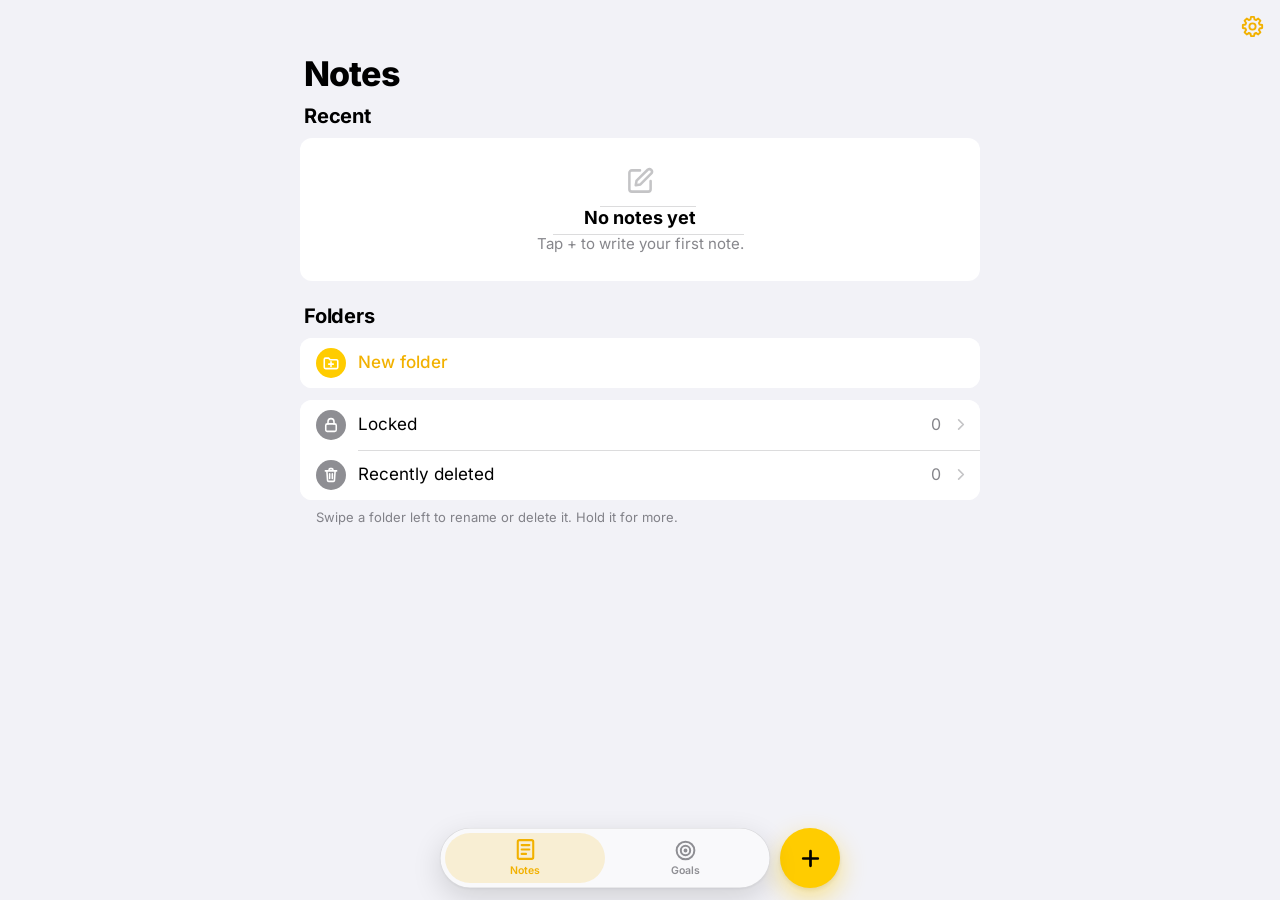
<file: index.html>
<!doctype html>
<html lang="en">
<head>
  <meta charset="utf-8">
  <meta name="viewport" content="width=device-width, initial-scale=1, maximum-scale=1, viewport-fit=cover, interactive-widget=resizes-content">
  <meta name="theme-color" content="#F2F2F7">
  <meta name="robots" content="noindex, nofollow">
  <meta name="mobile-web-app-capable" content="yes">
  <meta name="apple-mobile-web-app-capable" content="yes">
  <meta name="description" content="Notes, reminders, groceries and habits. Everything stays on this phone.">
  <title>Notes</title>
  <link rel="manifest" href="manifest.webmanifest">
  <link rel="icon" href="icons/icon-192.png">
  <link rel="apple-touch-icon" href="icons/apple-touch-icon.png">
  <link rel="preload" href="fonts/inter-latin.woff2" as="font" type="font/woff2" crossorigin>
  <link rel="stylesheet" href="style.css">
  <link rel="stylesheet" href="next.css">
  <link rel="stylesheet" href="dark.css">
  <!-- Stay upright: the installed app could otherwise start sideways or upside down. -->
  <script>try { screen.orientation.lock('portrait-primary').catch(function () {}); } catch (e) {}</script>
</head>
<body>
  <div id="stage"></div>

  <nav class="tabbar" id="tabbar">
    <div class="tabs" id="tabs">
      <span class="tab-ind" aria-hidden="true"></span>
      <button data-act="tab" data-tab="notes" aria-label="Notes">
        <svg viewBox="0 0 24 24" aria-hidden="true"><path d="M6.5 3.5h11A1.5 1.5 0 0 1 19 5v14a1.5 1.5 0 0 1-1.5 1.5h-11A1.5 1.5 0 0 1 5 19V5a1.5 1.5 0 0 1 1.5-1.5z"/><path d="M8.5 8h7M8.5 12h7M8.5 16h4"/></svg>
        <span>Notes</span>
      </button>
      <button data-act="tab" data-tab="goals" aria-label="Goals">
        <svg viewBox="0 0 24 24" aria-hidden="true"><circle cx="12" cy="12" r="8.5"/><circle cx="12" cy="12" r="4.5"/><circle cx="12" cy="12" r=".9" fill="currentColor"/></svg>
        <span>Goals</span>
      </button>
    </div>
    <button class="fab" id="fab" data-act="new-note" aria-label="New note"></button>
  </nav>
  

  <div id="sheet-root"></div>
  <div id="dialog-root"></div>
  <div id="lock-root"></div>
  <div id="toast" class="toast" role="status" aria-live="polite"></div>
  <input type="file" id="pick-photo" accept="image/*" multiple hidden>
  <input type="file" id="take-photo" accept="image/*" capture="environment" hidden>
  <input type="file" id="solve-photo" accept="image/*" hidden>
  <input type="file" id="ocr-pick" accept="image/*" hidden>
  <input type="file" id="ocr-take" accept="image/*" capture="environment" hidden>
  <input type="file" id="import-file" accept=".txt,.json,text/plain,application/json" hidden>

  <script>
    // With a saved first screen on show, the app's code loads just after it has been drawn, so it
    // appears at once; the code runs in this order.
    (function () {
      var files = ['icons.js', 'js/config.js', 'js/store.js', 'js/remind.js', 'js/account.js', 'js/core.js', 'js/lock.js', 'js/notes.js', 'js/editor.js', 'js/table.js', 'js/mathsolve.js', 'js/draw.js', 'js/maths.js', 'js/photo.js', 'js/aiwrite.js', 'js/planner.js', 'js/today.js', 'js/cards.js', 'js/groceries.js', 'js/habits.js', 'js/notify.js', 'js/settings.js', 'js/acctui.js', 'js/next.js', 'js/n20.js', 'js/n25.js', 'js/updatenow.js', 'js/main.js'], started = false;
      function go() {
        if (started) return;
        started = true;
        files.forEach(function (src) { var el = document.createElement('script'); el.src = src; el.async = false; document.body.appendChild(el); });
      }
      if (document.querySelector('.screen.snap')) { requestAnimationFrame(function () { setTimeout(go, 0); }); setTimeout(go, 60); } else go();
    })();
  </script>
  <script>
    // Self-repair: if nothing was drawn after 6 seconds (a broken saved copy of the app files), clear that copy once and reload. Your data is not touched.
    setTimeout(function () {
      var r = document.getElementById("stage"); if (r && r.children.length) return;
      try { if (sessionStorage.getItem("selfheal")) return; sessionStorage.setItem("selfheal", "1"); } catch (e) { return; }
      (async function () {
        try { var reg = await navigator.serviceWorker.getRegistration(); if (reg) await reg.unregister(); } catch (e) { /* none */ }
        try { var ks = await caches.keys(); for (var k of ks) if (k.indexOf("notes-") === 0 && k !== "teacher-media") await caches.delete(k); } catch (e) { /* none */ }
        location.replace(location.pathname + "?fresh=" + Date.now());
      })();
    }, 6000);
  </script>
</body>
</html>
</file>
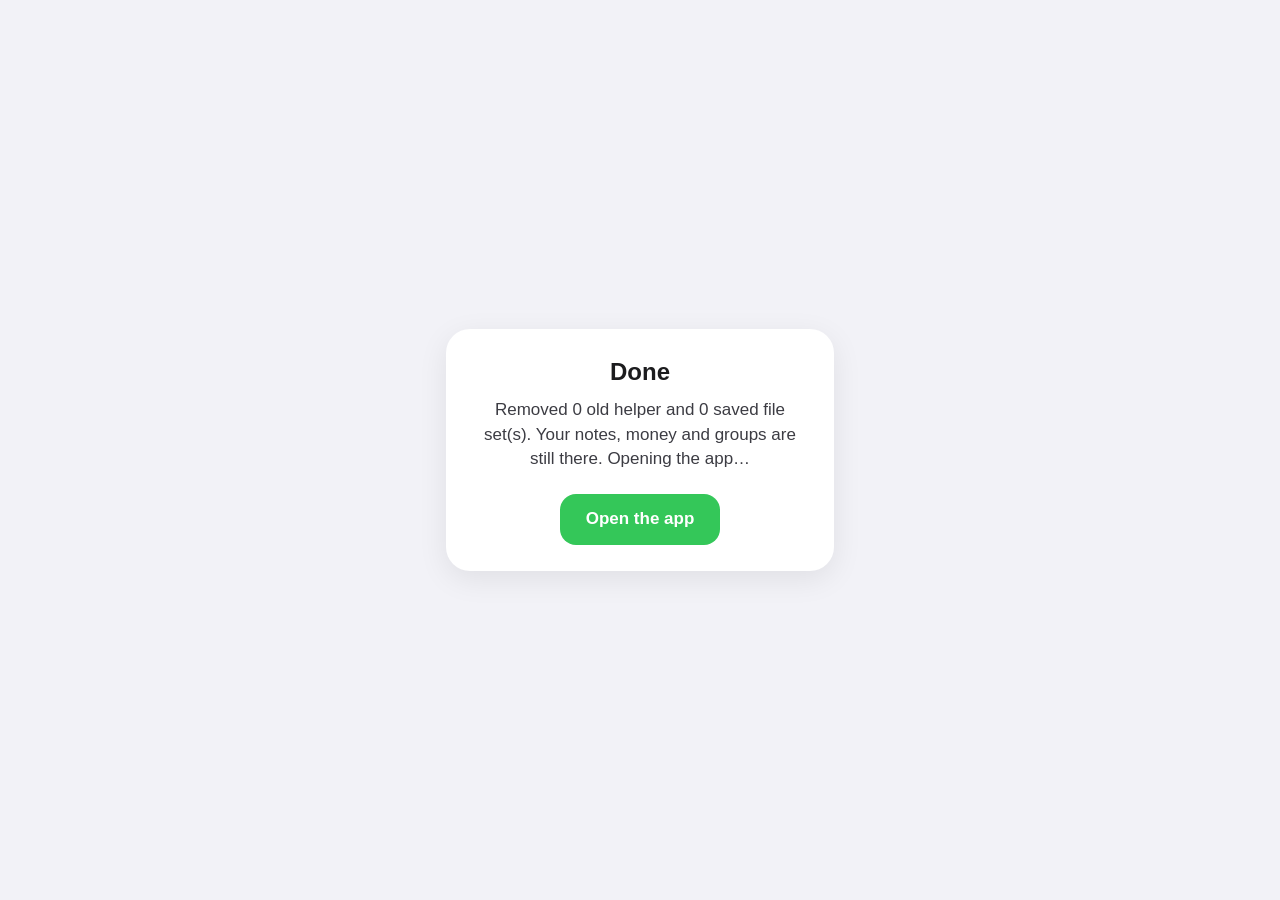
<file: reset.html>
<!doctype html>
<html lang="en">
<head>
<meta charset="utf-8">
<meta name="viewport" content="width=device-width, initial-scale=1">
<meta name="robots" content="noindex, nofollow">
<title>Repair</title>
<style>
  body { margin: 0; min-height: 100vh; display: grid; place-items: center; background: #F2F2F7; color: #1C1C1E; font: 17px/1.45 -apple-system, "Segoe UI", Roboto, sans-serif; }
  .box { max-width: 340px; margin: 24px; padding: 26px 24px; background: #fff; border-radius: 24px; text-align: center; box-shadow: 0 8px 30px rgba(0,0,0,.08); }
  h1 { margin: 0 0 8px; font-size: 24px; }
  p { margin: 8px 0; color: #3C3C43; }
  a.btn { display: inline-block; margin-top: 14px; padding: 13px 26px; border-radius: 16px; background: #34C759; color: #fff; font-weight: 600; text-decoration: none; }
  @media (prefers-color-scheme: dark) { body { background: #000; color: #fff; } .box { background: #1C1C1E; } p { color: #ebebf5; } }
</style>
</head>
<body>
<div class="box">
  <h1>Repairing…</h1>
  <p id="msg">Clearing the saved copy of the app's files. Your data is NOT touched.</p>
  <a class="btn" id="go" href="./" hidden>Open the app</a>
</div>
<script>
(async function () {
  var msg = document.getElementById('msg'), go = document.getElementById('go'), n = 0, c = 0;
  try { var regs = await navigator.serviceWorker.getRegistrations(); for (var r of regs) { if (await r.unregister()) n++; } } catch (e) { /* no service worker */ }
  try { var keys = await caches.keys(); for (var k of keys) { if (await caches.delete(k)) c++; } } catch (e) { /* no cache storage */ }
  document.querySelector('h1').textContent = 'Done';
  msg.textContent = 'Removed ' + n + ' old helper and ' + c + ' saved file set(s). Your notes, money and groups are still there. Opening the app…';
  go.hidden = false;
  setTimeout(function () { location.replace('./?fresh=' + Date.now()); }, 2500);
})();
</script>
</body>
</html>
</file>
<file: style.css>
/* Inter (SIL Open Font License, fonts/OFL.txt), stored with the app so nothing waits for Google. */
@font-face { font-family: "Inter"; font-style: normal; font-weight: 100 900; font-display: swap; src: url("fonts/inter-cyrillic-ext.woff2") format("woff2"); unicode-range: U+0460-052F, U+1C80-1C8A, U+20B4, U+2DE0-2DFF, U+A640-A69F, U+FE2E-FE2F; }
@font-face { font-family: "Inter"; font-style: normal; font-weight: 100 900; font-display: swap; src: url("fonts/inter-cyrillic.woff2") format("woff2"); unicode-range: U+0301, U+0400-045F, U+0490-0491, U+04B0-04B1, U+2116; }
@font-face { font-family: "Inter"; font-style: normal; font-weight: 100 900; font-display: swap; src: url("fonts/inter-latin-ext.woff2") format("woff2"); unicode-range: U+0100-02BA, U+02BD-02C5, U+02C7-02CC, U+02CE-02D7, U+02DD-02FF, U+0304, U+0308, U+0329, U+1D00-1DBF, U+1E00-1E9F, U+1EF2-1EFF, U+2020, U+20A0-20AB, U+20AD-20C0, U+2113, U+2C60-2C7F, U+A720-A7FF; }
@font-face { font-family: "Inter"; font-style: normal; font-weight: 100 900; font-display: swap; src: url("fonts/inter-latin.woff2") format("woff2"); unicode-range: U+0000-00FF, U+0131, U+0152-0153, U+02BB-02BC, U+02C6, U+02DA, U+02DC, U+0304, U+0308, U+0329, U+2000-206F, U+20AC, U+2122, U+2191, U+2193, U+2212, U+2215, U+FEFF, U+FFFD; }
/* Caveat (SIL Open Font License) — handwriting for the answers in drawings */
@font-face { font-family: "Caveat"; font-style: normal; font-weight: 400 700; font-display: swap; src: url("fonts/caveat-latin.woff2") format("woff2"); }

/* ---------- Tokens ---------- */
:root {
  color-scheme: light;
  --on-accent: #FFFFFF;
  --bg: #F2F2F7;
  --card: #FFFFFF;
  --paper: #FFFFFF;
  --elev: #FFFFFF;
  --seg-on: #FFFFFF;
  --fill: rgba(118, 118, 128, .12);
  --fill-2: rgba(118, 118, 128, .07);
  --text: #000000;
  --text-2: rgba(60, 60, 67, .62);
  --text-3: rgba(60, 60, 67, .3);
  --sep: rgba(60, 60, 67, .18);
  --bar: #F9F9FB; /* solid bars: a live blur behind them made scrolling stutter on phones */
  --menu: #FFFFFF;
  --overlay: rgba(0, 0, 0, .3);
  --red: #FF3B30;
  --orange: #FF9500;
  --yellow: #FFCC00;
  --yellow-t: #F2B100;
  --green: #34C759;
  --blue: #007AFF;
  --purple: #AF52DE;
  --hl-ink: #17150F;
  --hn-y: #FFCC00; --hn-g: #34C759; --hn-b: #5AC8FA; --hn-p: #FF6482; --hn-v: #BF5AF2;
  --gray: #8E8E93;
  --tint: var(--blue);
  /* the editor toolbar: height, and one colour tile per tool */
  --edbar: 72px;
  --t-style: linear-gradient(160deg, #FFDD55, #F5B400);
  --t-list: linear-gradient(160deg, #FFA94D, #FF7A00);
  --t-table: linear-gradient(160deg, #4CD97B, #1DB954);
  --t-photo: linear-gradient(160deg, #4DA3FF, #0A6CFF);
  --t-draw: linear-gradient(160deg, #B98AFF, #8A3FFC);
  --t-voice: linear-gradient(160deg, #FF6B6B, #E5383B);
  --t-new: linear-gradient(160deg, #A1A1AA, #6E6E76);
  --t-maths: linear-gradient(160deg, #3FD2C7, #0E9A94);
  --font: "Inter", -apple-system, system-ui, "Segoe UI", Roboto, sans-serif;
}
@media (prefers-color-scheme: dark) {
  :root:not([data-theme="light"]) {
    color-scheme: dark;
    --on-accent: #FFFFFF;
    --bg: #000000;
    --card: #1C1C1E;
    --paper: #000000;
    --elev: #2C2C2E;
    --seg-on: #636366;
    --fill: rgba(118, 118, 128, .24);
    --fill-2: rgba(118, 118, 128, .14);
    --text: #FFFFFF;
    --text-2: rgba(235, 235, 245, .6);
    --text-3: rgba(235, 235, 245, .3);
    --sep: rgba(84, 84, 88, .65);
    --bar: #1C1C1E;
    --menu: #2C2C2E;
    --overlay: rgba(0, 0, 0, .55);
    --red: #FF453A;
    --orange: #FF9F0A;
    --yellow: #FF9F0A;
    --yellow-t: #FFA733;
    --green: #30D158;
    --blue: #0A84FF;
    --purple: #BF5AF2;
    --hl-ink: #0F0E0A;
  }
}
:root[data-theme="dark"] {
  color-scheme: dark;
  --on-accent: #FFFFFF;
  --bg: #000000;
  --card: #1C1C1E;
  --paper: #000000;
  --elev: #2C2C2E;
  --seg-on: #636366;
  --fill: rgba(118, 118, 128, .24);
  --fill-2: rgba(118, 118, 128, .14);
  --text: #FFFFFF;
  --text-2: rgba(235, 235, 245, .6);
  --text-3: rgba(235, 235, 245, .3);
  --sep: rgba(84, 84, 88, .65);
  --bar: #1C1C1E;
  --menu: #2C2C2E;
  --overlay: rgba(0, 0, 0, .55);
  --red: #FF453A;
  --orange: #FF9F0A;
  --yellow: #FF9F0A;
  --yellow-t: #FFA733;
  --green: #30D158;
  --blue: #0A84FF;
  --purple: #BF5AF2;
  --hl-ink: #0F0E0A;
}
body[data-tab] { --tint: var(--yellow-t); --ftint: var(--yellow); --fab-ink: #000; }

/* ---------- Base ---------- */
* { box-sizing: border-box; }
html, body { height: 100%; }
body {
  margin: 0; background: var(--bg); color: var(--text); font-family: var(--font);
  font-size: 17px; line-height: 1.35; -webkit-font-smoothing: antialiased;
  -webkit-tap-highlight-color: transparent; overscroll-behavior: none; overflow: hidden;
  font-feature-settings: "cv11", "ss01";
}
body:not(.ready):not(.snap) #tabbar { opacity: 0; }
.screen.snap { pointer-events: none; }
button { font: inherit; color: inherit; background: none; border: 0; padding: 0; margin: 0; cursor: pointer; -webkit-user-select: none; user-select: none; }
button:disabled { cursor: default; }
input, textarea, select { font: inherit; color: inherit; }
input::placeholder, textarea::placeholder { color: var(--text-3); }
[hidden] { display: none !important; }
h1, h2, h3, p { margin: 0; }
:focus-visible { outline: 2px solid var(--tint); outline-offset: 2px; }
.gl { width: 22px; height: 22px; flex: none; fill: none; stroke: currentColor; stroke-width: 1.8; stroke-linecap: round; stroke-linejoin: round; }
.gl .f { fill: currentColor; stroke: none; }
.gl.inl { width: 14px; height: 14px; stroke-width: 2.1; vertical-align: -2px; margin-right: 3px; display: inline-block; }
.tile { width: 30px; height: 30px; border-radius: 8px; background: var(--c); display: grid; place-items: center; flex: none; color: #fff; }
.tile.round { border-radius: 50%; }
.tile .gl { width: 18px; height: 18px; stroke-width: 2.1; }

/* ---------- Screens ---------- */
#stage { position: fixed; inset: 0; overflow: hidden; }
.screen { position: absolute; inset: 0; display: flex; flex-direction: column; background: var(--bg); }
.screen[data-s="note"] { background: var(--paper); }
.screen:not(.cur) { pointer-events: none; }
/* a screen kept for later (see show() in core.js): laid out and ready, but not drawn */
.screen.held { visibility: hidden; contain: strict; }
.nav {
  position: absolute; z-index: 5; top: 0; left: 0; right: 0;
  height: calc(env(safe-area-inset-top) + 52px); padding: env(safe-area-inset-top) 6px 0;
  display: grid; grid-template-columns: 1fr auto 1fr; align-items: center;
  transition: background .2s, box-shadow .2s;
}
.screen.scrolled .nav { background: var(--bar); box-shadow: 0 .5px 0 var(--sep); }
.screen[data-s="note"].scrolled .nav { background: var(--paper); }
.nav-l, .nav-r { display: flex; align-items: center; min-width: 0; }
.nav-r { justify-content: flex-end; gap: 2px; }
.nav-t { font-size: 17px; font-weight: 600; opacity: 0; transition: opacity .2s; max-width: 52vw; overflow: hidden; text-overflow: ellipsis; white-space: nowrap; text-align: center; }
.screen.titled .nav-t { opacity: 1; }
.back { display: flex; align-items: center; gap: 0; color: var(--tint); font-size: 17px; height: 44px; padding: 0 8px 0 2px; min-width: 0; }
.back .gl { width: 26px; height: 26px; stroke-width: 2.4; }
.back span { overflow: hidden; text-overflow: ellipsis; white-space: nowrap; max-width: 32vw; }
.nbtn { width: 44px; height: 44px; display: grid; place-items: center; color: var(--tint); border-radius: 50%; }
.nbtn .gl { width: 25px; height: 25px; }
.nbtn:active, .back:active, .ntext:active { opacity: .5; }
.ntext { color: var(--tint); font-size: 17px; font-weight: 600; height: 44px; padding: 0 10px; }
.done-btn { display: none; }
.screen.editing .done-btn { display: inline-block; }
.scroll {
  flex: 1; overflow-y: auto; overflow-x: hidden; overscroll-behavior-y: contain;
  padding: calc(env(safe-area-inset-top) + 52px) max(16px, calc((100% - 680px) / 2)) 0;
}
.end-space { height: calc(env(safe-area-inset-bottom) + 112px); }
.big { font-size: 34px; font-weight: 800; letter-spacing: -.025em; line-height: 1.15; margin: 2px 4px 4px; overflow-wrap: anywhere; }
.big-sub { color: var(--text-2); font-size: 15px; font-weight: 500; margin: -2px 4px 14px; }
.big + :not(.big-sub) { margin-top: 10px; }
.screen[data-s="tasks"] .big, .screen[data-s="groceries"] .big, .screen[data-s="habits"] .big, .screen[data-s="habit"] .big { color: var(--tint); }

.screen.push-in { animation: push-in .36s cubic-bezier(.25, .85, .3, 1) both; z-index: 2; box-shadow: -8px 0 30px rgba(0, 0, 0, .08); }
.screen.push-out { animation: push-out .36s cubic-bezier(.25, .85, .3, 1) both; }
.screen.pop-in { animation: pop-in .36s cubic-bezier(.25, .85, .3, 1) both; }
.screen.pop-out { animation: pop-out .36s cubic-bezier(.25, .85, .3, 1) both; z-index: 2; box-shadow: -8px 0 30px rgba(0, 0, 0, .08); }
.screen.fade-in { animation: fade-in .22s ease both; }
.screen.fade-out { animation: fade-out .18s ease both; }
/* Switching tabs: the new tab slides in from its side while the old one slides out */
.screen.tabr-in, .screen.tabl-in { animation: tab-in .28s cubic-bezier(.2, .8, .2, 1) .04s both; }
.screen.tabr-out, .screen.tabl-out { animation: tab-out .14s cubic-bezier(.4, 0, 1, 1) both; }
.screen.tabr-in, .screen.tabr-out { --d: 1; }
.screen.tabl-in, .screen.tabl-out { --d: -1; }
@keyframes tab-in { from { opacity: 0; transform: translate3d(calc(var(--d) * 44px), 0, 0); } }
@keyframes tab-out { to { opacity: 0; transform: translate3d(calc(var(--d) * -44px), 0, 0); } }
@keyframes push-in { from { transform: translateX(100%); } }
@keyframes push-out { to { transform: translateX(-30%); opacity: .6; } }
@keyframes pop-in { from { transform: translateX(-30%); opacity: .6; } }
@keyframes pop-out { to { transform: translateX(100%); } }
@keyframes fade-in { from { opacity: 0; } }
@keyframes fade-out { to { opacity: 0; } }
/* a row that was just added fades in where it belongs (see animateChange in core.js) */
.appear { animation: appear .4s cubic-bezier(.2, .9, .3, 1) both; }
@keyframes appear { from { opacity: 0; transform: translateY(-8px) scale(.97); } }

/* ---------- Lists & cards ---------- */
.card { background: var(--card); border-radius: 12px; overflow: hidden; --inset: 16px; }
.card > * { position: relative; }
.card > * + *::before { content: ""; position: absolute; z-index: 3; top: 0; left: var(--inset); right: 0; height: .5px; background: var(--sep); pointer-events: none; }
.card:is(.pad, .h-today, .list-hero) > *::before { display: none; }
.card.tasks { --inset: 52px; }
.card.pad { padding: 14px; }
.card + .card { margin-top: 12px; }
.card.dim { opacity: .62; }
.sec { display: flex; align-items: center; gap: 6px; font-size: 20px; font-weight: 700; letter-spacing: -.01em; margin: 22px 4px 8px; }
.sec.lg { font-size: 22px; }
.sec.late { color: var(--red); }
.sec .gl { width: 18px; height: 18px; stroke-width: 2.1; }
.sec .n { margin-left: auto; color: var(--text-2); font-size: 15px; font-weight: 600; }
.sec .sec-note { margin-left: auto; color: var(--text-2); font-size: 13px; font-weight: 500; }
.sec-btn { margin-left: 12px; color: var(--tint); font-weight: 600; font-size: 15px; }
.big-sub + .sec, .search + .results > .sec:first-child, .results > .sec:first-child { margin-top: 6px; }
.row { display: flex; align-items: center; gap: 12px; width: 100%; min-height: 50px; padding: 9px 16px; text-align: left; background: var(--card); font-size: 17px; }
.row .lbl { flex: 1; min-width: 0; overflow: hidden; text-overflow: ellipsis; white-space: nowrap; }
.row .val { color: var(--text-2); font-size: 16px; white-space: nowrap; }
.row .chev { width: 15px; height: 15px; color: var(--text-3); stroke-width: 2.6; margin-right: -4px; }
.row .row-g { width: 26px; height: 26px; color: var(--tint); }
.row:active:not(.static) { background: var(--fill-2); }
.row.static { cursor: default; }
.row .tick { color: var(--tint); width: 20px; height: 20px; stroke-width: 2.6; }
.card:has(.row-g), .card:has(.tile) { --inset: 58px; }
.lbl.danger { color: var(--red); }
.lbl.tinted { color: var(--tint); font-weight: 500; }
.row.step { align-items: flex-start; }
.row.step .lbl { white-space: normal; }
.row.step .lbl b { display: block; font-weight: 600; }
.row.step .lbl small { display: block; font-size: 14px; color: var(--text-2); line-height: 1.35; margin-top: 2px; }
.row.step .tile b { color: #fff; font-size: 15px; }
.row-input { background: var(--fill); border: 0; border-radius: 8px; padding: 5px 8px; font-size: 16px; color: var(--text); }
.add-link { display: flex; align-items: center; gap: 8px; color: var(--tint); font-size: 17px; font-weight: 500; padding: 14px 4px 4px; }
.add-link .gl { width: 24px; height: 24px; }
.add-link.muted { color: var(--text-2); font-size: 15px; justify-content: center; width: 100%; padding-top: 18px; }
.count { text-align: center; color: var(--text-2); font-size: 13px; margin-top: 18px; }
.foot { font-size: 13px; color: var(--text-2); margin: 8px 16px 0; line-height: 1.45; }
.about { text-align: center; color: var(--text-3); font-size: 13px; margin-top: 16px; }
.empty { text-align: center; padding: 44px 20px 16px; color: var(--text-2); }
.empty > .gl { width: 54px; height: 54px; color: var(--text-3); stroke-width: 1.4; display: block; margin: 0 auto 12px; }
.empty b { display: block; font-size: 20px; color: var(--text); margin-bottom: 6px; }
.empty p { margin: 0 auto; max-width: 290px; font-size: 15px; line-height: 1.45; }
.hint-empty { text-align: center; color: var(--text-2); padding: 14px 0 12px; font-size: 15px; }
.danger-btn { display: block; width: 100%; margin-top: 24px; height: 50px; border-radius: 12px; background: var(--card); color: var(--red); font-size: 17px; font-weight: 500; }
.danger-btn:active { background: var(--fill); }

/* Search */
.search { display: flex; align-items: center; gap: 6px; height: 38px; border-radius: 11px; background: var(--fill); padding: 0 8px; margin: 2px 0 12px; color: var(--text-2); }
.search .gl { width: 19px; height: 19px; stroke-width: 2.2; }
.search input { flex: 1; min-width: 0; border: 0; background: none; font-size: 17px; color: var(--text); outline: none; padding: 0; height: 100%; }
.search input::-webkit-search-cancel-button { -webkit-appearance: none; appearance: none; }
.search input:placeholder-shown + .search-x { display: none; }
.search-x { width: 22px; height: 22px; border-radius: 50%; background: var(--text-3); color: var(--card); display: grid; place-items: center; }
.search-x .gl { width: 13px; height: 13px; stroke-width: 3; }

/* Swipe actions */
.sw { position: relative; overflow: hidden; background: var(--card); content-visibility: auto; contain-intrinsic-size: auto 62px; } /* rows far off-screen are not laid out or painted */
.sw-row { position: relative; z-index: 1; background: var(--card); transition: transform .38s cubic-bezier(.2, .9, .3, 1); touch-action: pan-y; }
.sw-row.dragging { transition: none; }
.sw-acts { position: absolute; top: 0; bottom: 0; display: flex; z-index: 0; }
.sw-acts.r { right: 0; }
.sw-acts.l { left: 0; }
.sw-acts button { width: 76px; display: flex; flex-direction: column; align-items: center; justify-content: center; gap: 3px; background: var(--c); color: #fff; font-size: 12.5px; font-weight: 600; transition: width .22s, padding .22s; overflow: hidden; }
.sw-acts button .gl { width: 22px; height: 22px; }
.sw:not(.left) .sw-acts.l, .sw.left .sw-acts.r { visibility: hidden; }
.sw.full .sw-acts.r { left: 0; }
.sw.full .sw-acts.r button:not(:last-child) { width: 0; }
.sw.full .sw-acts.r button:last-child { flex: 1; align-items: flex-end; padding-right: 22px; }

/* ---------- Notes ---------- */
.nrow { display: flex; align-items: center; gap: 12px; width: 100%; padding: 11px 16px; text-align: left; background: var(--card); }
.nrow:active { background: var(--fill-2); }
.nr-main { flex: 1; min-width: 0; display: flex; flex-direction: column; gap: 2px; }
.nr-title { font-weight: 700; font-size: 17px; overflow: hidden; text-overflow: ellipsis; white-space: nowrap; }
.nr-sub { color: var(--text-2); font-size: 15px; overflow: hidden; text-overflow: ellipsis; white-space: nowrap; }
.nr-sub b { color: var(--text); font-weight: 400; margin-right: 8px; opacity: .8; }
.nr-folder { display: flex; align-items: center; gap: 4px; color: var(--text-2); font-size: 14px; }
.nr-folder .gl { width: 14px; height: 14px; }
.thumb { width: 50px; height: 50px; border-radius: 8px; object-fit: cover; flex: none; background: var(--fill); }
/* Notes home: folder chips (a dot in the folder's colour) and the notes as cards */
.fchips { display: flex; gap: 8px; overflow-x: auto; margin: 0 -16px 6px; padding: 0 16px 2px; scrollbar-width: none; }
.fchips::-webkit-scrollbar { display: none; }
.fchip { flex: none; height: 34px; padding: 0 14px; border-radius: 17px; background: var(--card); color: var(--text); font-size: 15px; font-weight: 600; display: inline-flex; align-items: center; gap: 7px; transition: background .25s, color .25s, transform .15s; -webkit-touch-callout: none; }
.fchip.on { background: var(--yellow); color: var(--on-accent); }
.fchip.on .fdot { box-shadow: 0 0 0 1.5px rgba(255, 255, 255, .9); }
.fchip.add { background: none; color: var(--tint); padding: 0 6px; }
.fchip:active { transform: scale(.95); }
.fdot { width: 8px; height: 8px; border-radius: 50%; background: var(--c); flex: none; display: inline-block; }
.fc-prev { display: flex; justify-content: center; }
.fc-prev .fchip { background: var(--fill); }
.results.from-r { animation: slide-r .34s cubic-bezier(.2, .8, .2, 1); }
.results.from-l { animation: slide-l .34s cubic-bezier(.2, .8, .2, 1); }
@keyframes slide-r { from { opacity: .35; transform: translate3d(36px, 0, 0); } }
@keyframes slide-l { from { opacity: .35; transform: translate3d(-36px, 0, 0); } }
.results { min-height: max(160px, calc(100dvh - 420px)); }
.nlist { display: flex; flex-direction: column; gap: 9px; }
.ncard {
  display: flex; align-items: center; gap: 12px; width: 100%; min-width: 0; text-align: left;
  background: var(--card); border-radius: 14px; padding: 12px 14px; -webkit-touch-callout: none;
  transition: transform .15s; content-visibility: auto; contain-intrinsic-size: auto 92px;
}
.ncard:active { transform: scale(.98); }
.nc-tx { flex: 1; min-width: 0; display: flex; flex-direction: column; gap: 3px; }
.ncard b { font-size: 16px; font-weight: 700; line-height: 1.25; overflow-wrap: anywhere; display: -webkit-box; -webkit-line-clamp: 2; -webkit-box-orient: vertical; overflow: hidden; }
.ncard p { font-size: 14px; color: var(--text-2); line-height: 1.38; overflow-wrap: anywhere; display: -webkit-box; -webkit-line-clamp: 2; -webkit-box-orient: vertical; overflow: hidden; }
.nc-ft { display: flex; align-items: center; gap: 10px; margin-top: 3px; font-size: 12.5px; font-weight: 500; color: var(--text-2); white-space: nowrap; min-width: 0; }
.nc-ft > span { display: inline-flex; align-items: center; gap: 5px; }
.nc-f { min-width: 0; overflow: hidden; text-overflow: ellipsis; }
.nc-td { color: var(--yellow-t); font-weight: 700; }
.nc-td.all { color: var(--text-2); }
.nc-ft .gl.inl { width: 13px; height: 13px; margin: 0; stroke-width: 2.6; }
.nc-bell { color: var(--yellow-t); }
.nc-img { width: 62px; height: 62px; border-radius: 10px; object-fit: cover; flex: none; background: var(--fill); }
.ncard .lk { display: flex; align-items: center; }
.results > .sec:first-child { margin-top: 12px; }
.ncard.flash { animation: flash 1.4s ease-out; }
/* Pinned / Today / This Week… headings between the cards */
.sec.nsec { font-size: 20px; font-weight: 700; color: var(--text); margin: 18px 4px 8px; letter-spacing: -.01em; }
.sec.nsec .gl.inl { width: 17px; height: 17px; color: var(--yellow-t); margin-right: 4px; }
/* A quick note in one line at the top of the Notes screen */
.qn { display: flex; align-items: center; gap: 10px; background: var(--card); border-radius: 12px; padding: 4px 6px 4px 12px; margin: 0 0 12px; }
.qn-ic { display: grid; color: var(--yellow-t); }
.qn-ic .gl { width: 21px; height: 21px; }
.qn-in { flex: 1; min-width: 0; border: 0; outline: none; background: none; font-size: 16px; padding: 10px 0; color: var(--text); }
.qn-mic { width: 36px; height: 36px; border-radius: 50%; background: var(--fill); display: grid; place-items: center; color: var(--text-2); flex: none; }
.qn-mic .gl { width: 19px; height: 19px; }
.qn-mic:active { opacity: .6; }

/* Editor */
.ed-date { text-align: center; color: var(--text-2); font-size: 13px; margin: 4px 0 12px; }
.ed { outline: none; font-size: 17px; line-height: 1.5; min-height: 50vh; padding: 0 2px 160px; overflow-wrap: anywhere; caret-color: var(--tint); -webkit-user-modify: read-write; }
.ed h1 { font-size: 28px; font-weight: 800; line-height: 1.2; letter-spacing: -.02em; margin: 0 0 6px; }
.ed h2 { font-size: 22px; font-weight: 700; line-height: 1.25; margin: 12px 0 4px; }
.ed h3 { font-size: 18px; font-weight: 700; margin: 10px 0 2px; }
.ed > div, .ed p { min-height: 1.5em; }
.ed ul, .ed ol { margin: 4px 0; padding-left: 26px; }
.ed li { margin: 3px 0; padding-left: 2px; }
.ed ul.cl { list-style: none; padding-left: 0; }
.ed ul.cl li { position: relative; padding-left: 34px; min-height: 26px; }
.ed ul.cl li::before { content: ""; position: absolute; left: 0; top: 1px; width: 23px; height: 23px; border-radius: 50%; border: 1.6px solid var(--text-3); box-sizing: border-box; cursor: pointer; transition: background .15s, border-color .15s; }
.ed ul.cl li.done::before { border-color: var(--yellow); background: var(--yellow) url("data:image/svg+xml,%3Csvg xmlns='http://www.w3.org/2000/svg' viewBox='0 0 24 24'%3E%3Cpath d='m5.5 12.5 4 4 9-9.5' fill='none' stroke='%23FFFFFF' stroke-width='3.2' stroke-linecap='round' stroke-linejoin='round'/%3E%3C/svg%3E") center / 15px no-repeat; }
.ed ul.cl li.done { color: var(--text-2); }
.ed ul.cl ul.cl { padding-left: 0; }
/* a checklist line being dragged (hold its circle): lifted above the others */
.ed ul.cl li.cl-lift { position: relative; z-index: 3; background: var(--paper); border-radius: 10px; box-shadow: 0 0 0 6px var(--paper), 0 10px 26px 6px rgba(0, 0, 0, .16); }
.ed ul.cl li.cl-lift::before { transform: scale(1.12); }
/* Highlights: bright neon highlighter colours, solid and sharp-edged, with dark words on top in
   light and dark mode. The swatches (.hlsw) look exactly like the highlight they make. */
.hl-y { --hn: var(--hn-y); }
.hl-g { --hn: var(--hn-g); }
.hl-b { --hn: var(--hn-b); }
.hl-p { --hn: var(--hn-p); }
.hl-v { --hn: var(--hn-v); }
.ed mark, .hlsw i:not(.hl-none) {
  color: var(--hl-ink); background: var(--hn); border-radius: 2px;
  -webkit-box-decoration-break: clone; box-decoration-break: clone;
}
.ed mark { padding: 0 3px 1px; margin: 0 -1px; }
.ed blockquote { margin: 6px 0; padding: 2px 0 2px 14px; border-left: 3px solid var(--yellow); color: var(--text-2); min-height: 1.5em; }
.ed blockquote + blockquote { margin-top: -6px; padding-top: 0; }
.ed hr { border: 0; height: 1.5px; background: var(--text-3); margin: 16px 0; }
.ed .ph { margin: 10px 0; }
.ed .ph img { display: block; max-width: 100%; max-height: 62vh; border-radius: 12px; cursor: zoom-in; }
.ed .ph img:not([src]) { width: 100%; height: 160px; background: var(--fill); }
/* Toolbar: each tool is a colour tile with its name underneath; the Aa tile names the style you're
   writing in. A tool that's on (formatting panel open, cursor in a table, listening) gets a ring. */
.ed-bar {
  position: absolute; z-index: 6; left: 0; right: 0; bottom: 0;
  display: flex; justify-content: space-between; align-items: flex-start;
  height: calc(var(--edbar) + env(safe-area-inset-bottom)); padding: 7px 8px env(safe-area-inset-bottom);
  background: var(--paper);
  box-shadow: 0 -.5px 0 var(--sep);
}
.ed-bar button { flex: 1; min-width: 0; max-width: 64px; display: flex; flex-direction: column; align-items: center; gap: 5px; color: var(--text-2); -webkit-tap-highlight-color: transparent; }
.ed-bar .tl {
  width: 40px; height: 40px; border-radius: 12px; display: grid; place-items: center; color: #fff; background: var(--tc);
  box-shadow: 0 2px 6px rgba(0, 0, 0, .14), inset 0 1px 0 rgba(255, 255, 255, .32);
  transition: transform .16s cubic-bezier(.2, .9, .3, 1.4), box-shadow .22s;
}
.ed-bar .tl .gl { width: 22px; height: 22px; stroke-width: 2.1; }
.ed-bar .lb { font-size: 10.5px; font-weight: 600; letter-spacing: .01em; line-height: 1; white-space: nowrap; transition: color .2s; }
.ed-bar button:active .tl { transform: scale(.88); }
.ed-bar button.on .tl { box-shadow: 0 0 0 2px var(--paper), 0 0 0 4px color-mix(in srgb, var(--text) 55%, transparent), 0 2px 6px rgba(0, 0, 0, .14); }
.ed-bar button.on .lb { color: var(--text); }
.ed-bar button[data-act="ed-mic"].on .tl { animation: tl-pulse 1.6s ease-in-out infinite; }
@keyframes tl-pulse { 50% { transform: scale(.92); } }
.aa { font-family: "Noto Serif", Georgia, "Times New Roman", serif; font-size: 19px; font-weight: 700; letter-spacing: -.01em; }
.ed-style .tl .aa { color: #3A2A00; font-size: 18px; line-height: 1; }
.ed-style .st-name { max-width: 60px; overflow: hidden; text-overflow: ellipsis; }
.fmt {
  position: absolute; z-index: 7; left: 8px; right: 8px; bottom: calc(var(--edbar) + 6px + env(safe-area-inset-bottom));
  max-width: 520px; margin: 0 auto; background: var(--elev); border-radius: 16px; padding: 10px;
  box-shadow: 0 10px 40px rgba(0, 0, 0, .18), 0 0 0 .5px var(--sep); animation: rise .22s cubic-bezier(.2, .9, .3, 1);
}
.fmt-styles { display: flex; gap: 6px; }
.fmt-styles button { flex: 1; height: 42px; border-radius: 10px; font-size: 14px; font-weight: 500; }
.fmt-styles [data-v="h1"] { font-size: 17px; font-weight: 800; }
.fmt-styles [data-v="h2"] { font-size: 15px; font-weight: 700; }
.fmt-styles [data-v="h3"] { font-weight: 700; }
.fmt-row { display: flex; gap: 8px; margin-top: 8px; }
.fmt-group { flex: 1; display: flex; background: var(--fill); border-radius: 10px; overflow: hidden; }
.fmt-group button { flex: 1; height: 42px; display: grid; place-items: center; font-size: 18px; }
.fmt-group button + button { box-shadow: inset .5px 0 0 var(--sep); }
.fmt-group .gl { width: 22px; height: 22px; }
.fmt button.on { background: var(--yellow); color: var(--on-accent); }
.fmt button, .tbp button { transition: background-color .2s, color .2s, transform .12s; }
.fmt button:active, .tbp button:active { transform: scale(.95); }
/* Highlight swatches: "Aa" in each colour; the one in use gets a ring */
.fmt-hl { flex: 3; }
.fmt .fmt-hl button + button { box-shadow: none; }
.hlsw i { display: grid; place-items: center; min-width: 32px; height: 28px; padding: 0 4px; font-style: normal; font-size: 15px; font-weight: 700; letter-spacing: -.01em; }
.hlsw i.hl-none { min-width: 0; width: 22px; height: 22px; padding: 0; border-radius: 50%; box-shadow: inset 0 0 0 1.6px var(--text-3); background: linear-gradient(135deg, transparent 45%, var(--text-3) 45%, var(--text-3) 55%, transparent 55%); }
.hlsw button.on, .fmt .hlsw button.on { background: none; }
.hlsw button.on i { box-shadow: 0 0 0 2px var(--elev), 0 0 0 3.5px var(--tint); }
.hlsw button:active i { transform: scale(.9); }
/* The quick colour bar that appears when words are selected */
.hlq {
  position: absolute; z-index: 7; left: 50%; transform: translateX(-50%); bottom: calc(var(--edbar) + 10px + env(safe-area-inset-bottom));
  display: flex; align-items: center; gap: 2px; padding: 5px 6px; border-radius: 22px; background: var(--elev);
  box-shadow: 0 8px 30px rgba(0, 0, 0, .18), 0 0 0 .5px var(--sep); animation: rise .2s cubic-bezier(.2, .9, .3, 1);
}
.hlq button { width: 46px; height: 38px; display: grid; place-items: center; border-radius: 12px; }
/* Tables: a real grid. Wide tables scroll sideways inside their own frame, not the page. */
.ed table {
  display: block; overflow-x: auto; margin: 12px 0; border: 1px solid var(--sep); border-radius: 12px;
  border-spacing: 0; scrollbar-width: none; -webkit-overflow-scrolling: touch; overscroll-behavior-x: contain;
}
.ed table::-webkit-scrollbar { display: none; }
/* Columns keep their width while you type (fixed layout: equal columns, tick-box columns narrow —
   see fitTables). Many columns: the table gets wider than the note and scrolls sideways. */
.ed tbody { display: table; width: 100%; table-layout: fixed; min-width: calc(var(--tc, 2) * 80px + var(--tk, 0) * 52px); border-collapse: separate; border-spacing: 0; }
.ed td, .ed th {
  min-width: 60px; padding: 8px 10px; vertical-align: top; text-align: left; font-size: 16px; line-height: 1.4;
  border-right: 1px solid var(--sep); border-bottom: 1px solid var(--sep); overflow-wrap: break-word; hyphens: auto;
  transition: background-color .25s, color .2s, padding .3s cubic-bezier(.2, .9, .3, 1), font-weight .25s, box-shadow .15s;
}
.ed tr > :last-child { border-right: 0; }
.ed tr:last-child > * { border-bottom: 0; }
.ed th { font-weight: 700; background: color-mix(in srgb, var(--yellow) 15%, var(--paper)); }
/* Table settings: numbered rows (in a grey strip at the left), stripes, bold first column.
   Every setting glides in and out: the number strip is always there, just 0 wide when it's off. */
.ed tbody { counter-reset: tbrow; }
.ed td:first-child:not(.tk) { position: relative; }
.ed td:first-child:not(.tk)::before {
  counter-increment: tbrow; content: counter(tbrow); position: absolute; left: 0; top: 0; bottom: 0; width: 0; opacity: 0; overflow: hidden; padding-top: 10px;
  text-align: center; font-size: 13px; font-weight: 600; color: var(--text-2); font-variant-numeric: tabular-nums; background: var(--fill-2);
  transition: width .3s cubic-bezier(.2, .9, .3, 1), opacity .25s;
}
.ed table.num td:first-child:not(.tk) { padding-left: 40px; }
.ed table.num td:first-child:not(.tk)::before { width: 30px; opacity: 1; }
.ed table.zebra tr:nth-child(even) > td { background-color: var(--fill-2); }
.ed table.fc td:first-child { font-weight: 650; }
/* Tick boxes: tap to tick; a ticked row fades and is crossed out */
.ed td.tk { width: 52px; min-width: 52px; text-align: center; vertical-align: middle; cursor: pointer; -webkit-user-select: none; user-select: none; }
.ed td.tk::before { content: ""; display: inline-block; vertical-align: middle; width: 23px; height: 23px; border-radius: 50%; border: 1.6px solid var(--text-3); box-sizing: border-box; transition: background .15s, border-color .15s, transform .2s; }
.ed td.tk.done::before { border-color: var(--yellow); background: var(--yellow) url("data:image/svg+xml,%3Csvg xmlns='http://www.w3.org/2000/svg' viewBox='0 0 24 24'%3E%3Cpath d='m5.5 12.5 4 4 9-9.5' fill='none' stroke='%23FFFFFF' stroke-width='3.2' stroke-linecap='round' stroke-linejoin='round'/%3E%3C/svg%3E") center / 15px no-repeat; }
.ed td.tk:active::before { transform: scale(.88); }
.ed tr:has(> td.tk.done) > td:not(.tk) { color: var(--text-2); text-decoration: line-through; text-decoration-color: var(--text-3); }
/* T-chart: no frame, a strong line under the headings and down the middle */
.ed table.tc { border-color: transparent; border-radius: 0; }
.ed table.tc th { background: none; text-align: center; font-size: 17px; border-bottom: 2.5px solid var(--text); }
.ed table.tc td { border-bottom-color: transparent; }
.ed table.tc tr > :not(:last-child) { border-right: 2.5px solid var(--text); }
/* New Table sheet: layouts to start from, a live preview, size and settings */
/* (17 layouts: two rows that scroll sideways) */
.tb-tpls {
  display: grid; grid-auto-flow: column; grid-template-rows: repeat(2, 1fr); grid-auto-columns: 128px; gap: 8px;
  overflow-x: auto; margin: 4px -16px 12px; padding: 3px 16px 4px; scrollbar-width: none; scroll-padding: 0 16px; overscroll-behavior-x: contain;
}
.tb-tpls::-webkit-scrollbar { display: none; }
.tb-tpl { min-width: 0; display: flex; flex-direction: column; gap: 2px; text-align: left; background: var(--card); border-radius: 14px; padding: 10px 11px 12px; box-shadow: inset 0 0 0 2px transparent; transition: box-shadow .18s, transform .15s; }
.tb-tpl.on { box-shadow: inset 0 0 0 2px var(--c); }
.tb-tpl:active { transform: scale(.96); }
.tb-tpl-ic { width: 30px; height: 30px; border-radius: 8px; background: var(--c); color: #fff; display: grid; place-items: center; margin-bottom: 6px; }
.tb-tpl-ic .gl { width: 18px; height: 18px; stroke-width: 2.1; }
.tb-tpl b { font-size: 15px; font-weight: 600; }
.tb-tpl small { font-size: 12px; line-height: 1.3; color: var(--text-2); display: -webkit-box; -webkit-line-clamp: 2; -webkit-box-orient: vertical; overflow: hidden; }
.tb-prev-card { padding: 12px; }
.ed.tb-prev { min-height: 0; padding: 0; pointer-events: none; }
.tb-prev-card { overflow: hidden; }
.tb-prev table { margin: 0; }
.tb-prev { --tkw: 44px; }
.tb-prev tbody { min-width: 0; } /* the preview always fits its card */
.tb-prev td, .tb-prev th { min-width: 0; height: 34px; padding: 6px 9px; font-size: 13px; }
.tb-prev td.tk { width: 44px; min-width: 44px; }
.tb-prev td:first-child:not(.tk)::before { padding-top: 8px; font-size: 11px; }
.tb-prev table.num td:first-child:not(.tk)::before { width: 24px; }
.tb-prev table.num td:first-child:not(.tk) { padding-left: 30px; }
/* the header row folds away when it's switched off */
.tb-prev tr.hd > th { transition: height .32s ease-in-out, padding .32s ease-in-out, font-size .32s ease-in-out, opacity .22s, border-color .32s; }
.tb-prev table.nohead tr.hd > th { height: 0; padding-top: 0; padding-bottom: 0; font-size: 0; opacity: 0; border-bottom-color: transparent; }
.tb-prev table.nohead tr.hd + tr > td { border-top: 0; }
/* without the header row the stripes fall on the same rows as in the real table */
.tb-prev table.zebra.nohead tr:nth-child(even) > td { background-color: transparent; }
.tb-prev table.zebra.nohead tr:nth-child(odd):not(.hd) > td { background-color: var(--fill-2); }
/* new rows and columns fade in; another layout cross-fades */
.tb-prev .in { animation: tbIn .35s cubic-bezier(.2, .9, .3, 1) both; }
@keyframes tbIn { from { opacity: 0; background-color: color-mix(in srgb, var(--yellow) 30%, transparent); } }
.tb-prev table.swap { animation: tbSwap .3s ease-out; }
@keyframes tbSwap { from { opacity: .15; transform: translateY(4px); } }
.stepper b.bump { animation: bump .25s cubic-bezier(.2, .9, .3, 1); }
@keyframes bump { 40% { transform: scale(1.25); } }
.tb-more { text-align: center; font-size: 12px; color: var(--text-2); margin-top: 7px; }
.tb-hint { font-size: 13px; color: var(--text-2); margin: 12px 8px 0; line-height: 1.4; }
/* The table panel */
.tbp {
  position: absolute; z-index: 7; left: 8px; right: 8px; bottom: calc(var(--edbar) + 6px + env(safe-area-inset-bottom));
  max-width: 520px; margin: 0 auto; background: var(--elev); border-radius: 16px; padding: 10px;
  box-shadow: 0 10px 40px rgba(0, 0, 0, .18), 0 0 0 .5px var(--sep); animation: rise .22s cubic-bezier(.2, .9, .3, 1);
}
.tbp-row { display: flex; align-items: center; gap: 8px; }
.tbp-row + .tbp-row { margin-top: 8px; }
.tbp-l { width: 58px; flex: none; font-size: 13px; font-weight: 600; color: var(--text-2); padding-left: 4px; }
.tbp .fmt-group button { display: flex; align-items: center; justify-content: center; gap: 3px; font-size: 14px; font-weight: 600; }
.tbp .fmt-group .gl { width: 15px; height: 15px; stroke-width: 2.4; }
.tbp button.on { background: var(--yellow); color: var(--on-accent); }
.tbp [data-act="tb-del"], .tbp [data-v="del"] { color: var(--red); }
.tbp .tbp-sets button { font-size: 13px; }
.tbp-l:empty { visibility: hidden; }
/* Undo / redo in the top bar while typing */
.undo-btns { display: none; }
.screen.editing .undo-btns { display: inline-flex; }
.nbtn:disabled { opacity: .3; }
.voice {
  position: absolute; z-index: 7; left: 50%; transform: translateX(-50%); bottom: calc(var(--edbar) + 10px + env(safe-area-inset-bottom));
  display: flex; align-items: center; gap: 10px; width: max-content; max-width: calc(100% - 24px);
  background: var(--elev); border-radius: 26px; padding: 7px 7px 7px 16px;
  box-shadow: 0 10px 34px rgba(0, 0, 0, .2), 0 0 0 .5px var(--sep); animation: rise .22s cubic-bezier(.2, .9, .3, 1);
}
.v-dot { width: 10px; height: 10px; border-radius: 50%; background: var(--red); flex: none; animation: pulse 1.2s ease-in-out infinite; }
.v-text { flex: 1; min-width: 0; font-size: 15px; overflow: hidden; text-overflow: ellipsis; white-space: nowrap; max-width: 52vw; }
.v-lang { height: 32px; min-width: 38px; padding: 0 10px; border-radius: 16px; background: var(--fill); font-size: 13px; font-weight: 700; }
.v-stop { height: 32px; padding: 0 14px; border-radius: 16px; background: var(--red); color: #fff; font-size: 14px; font-weight: 600; }
@keyframes pulse { 50% { transform: scale(.6); opacity: .5; } }
@keyframes rise { from { opacity: 0; transform: translateY(10px); } }
.voice { animation-name: rise-c; }
@keyframes rise-c { from { opacity: 0; transform: translate(-50%, 10px); } }
.viewer { position: fixed; inset: 0; z-index: 95; background: #000; opacity: 0; transition: opacity .22s; display: flex; flex-direction: column; }
.viewer.show { opacity: 1; }
.viewer-bar { display: flex; justify-content: space-between; padding: calc(env(safe-area-inset-top) + 6px) 10px 6px; }
.viewer-bar button { width: 44px; height: 44px; border-radius: 50%; display: grid; place-items: center; color: #fff; background: rgba(255, 255, 255, .14); }
.viewer-img { flex: 1; display: grid; place-items: center; padding: 10px 10px calc(env(safe-area-inset-bottom) + 20px); min-height: 0; }
.viewer-img img { max-width: 100%; max-height: 100%; object-fit: contain; border-radius: 6px; }

/* ---------- Planner ---------- */
.smart-grid { display: grid; grid-template-columns: 1fr 1fr; gap: 10px; }
.smart { background: var(--card); border-radius: 13px; padding: 10px 12px 9px; display: flex; flex-direction: column; gap: 6px; text-align: left; }
.smart:active, .wide:active { transform: scale(.97); }
.smart, .wide { transition: transform .2s; }
.sm-top { display: flex; justify-content: space-between; align-items: flex-start; }
.sm-top .tile { width: 32px; height: 32px; }
.sm-top .tile .gl { width: 18px; height: 18px; }
.sm-top b { font-size: 28px; font-weight: 700; line-height: 1.1; }
.sm-name { color: var(--text-2); font-weight: 600; font-size: 16px; }
.wide-cards { display: grid; gap: 10px; margin-top: 10px; }
.wide { display: flex; align-items: center; gap: 12px; background: var(--card); border-radius: 13px; padding: 12px 14px; text-align: left; }
.wide .tile { width: 36px; height: 36px; }
.wide .chev { width: 15px; height: 15px; color: var(--text-3); stroke-width: 2.6; }
.w-main { flex: 1; min-width: 0; display: flex; flex-direction: column; }
.w-main b { font-size: 17px; font-weight: 600; }
.w-main span { color: var(--text-2); font-size: 14px; }
.w-ring { position: relative; width: 36px; height: 36px; display: grid; place-items: center; color: var(--c); flex: none; }
.w-ring svg.ring { position: absolute; inset: 0; }
.w-ring .ring-fg { stroke: var(--c); }
.w-ring > .gl { width: 17px; height: 17px; stroke-width: 2.2; }
.ring-bg { fill: none; stroke: var(--fill); }
.ring-fg { fill: none; stroke: var(--tint); stroke-linecap: round; transition: stroke-dashoffset .5s cubic-bezier(.3, .9, .3, 1); }

/* Planner: the Today page */
/* Deadlines on Today: cards with a countdown ring, swipe sideways when there are several */
.dl-strip { display: flex; gap: 10px; overflow-x: auto; margin: 0 -16px 4px; padding: 2px 16px 4px; scroll-snap-type: x mandatory; scroll-padding: 0 16px; scrollbar-width: none; }
.dl-strip::-webkit-scrollbar { display: none; }
.dl { flex: none; width: min(262px, 78vw); display: flex; gap: 12px; align-items: center; background: var(--card); border-radius: 12px; padding: 12px; text-align: left; scroll-snap-align: start; transition: transform .15s; }
.dl:active { transform: scale(.97); }
.dl-r { position: relative; width: 52px; height: 52px; flex: none; display: grid; place-items: center; }
.dl-r svg { position: absolute; inset: 0; }
.dl-r .ring-fg { stroke: var(--dc); }
.dl-r b { display: block; font-size: 17px; font-weight: 800; line-height: 1; text-align: center; color: var(--dc); }
.dl-r small { display: block; font-size: 10px; color: var(--text-2); text-align: center; }
.dl-t { min-width: 0; }
.dl-t b { display: block; font-size: 15px; font-weight: 600; white-space: nowrap; overflow: hidden; text-overflow: ellipsis; }
.dl-t span { font-size: 13px; color: var(--text-2); }
.p-clear { display: flex; align-items: center; gap: 8px; color: var(--text-2); font-size: 15px; font-weight: 500; margin: 0 4px 10px; }
.p-clear .gl { width: 22px; height: 22px; color: var(--green); }
.hcs { display: flex; flex-wrap: wrap; gap: 12px 0; background: var(--card); border-radius: 12px; padding: 14px 4px 12px; }
.hc { width: 25%; display: flex; flex-direction: column; align-items: center; gap: 6px; min-width: 0; }
.hc .h-btn { width: 54px; height: 54px; }
.hc .h-btn svg.ring { inset: 1px; }
.hc.is-done .h-btn::before { transform: scale(1); }
.hc:not(.is-done) .h-btn > .gl.h-ic { color: var(--c); width: 22px; height: 22px; stroke-width: 2.1; }
.hc .h-btn small { font-size: 13px; }
.hc-name { font-size: 12.5px; font-weight: 600; line-height: 1.2; text-align: center; padding: 0 4px; max-width: 100%; display: -webkit-box; -webkit-line-clamp: 2; -webkit-box-orient: vertical; overflow: hidden; overflow-wrap: anywhere; }
.p-line { display: flex; align-items: center; gap: 12px; width: 100%; margin-top: 12px; padding: 12px 14px; background: var(--card); border-radius: 12px; text-align: left; transition: transform .2s; }
.p-line:active { transform: scale(.98); }
.p-line .tile { width: 36px; height: 36px; }
.p-line .w-main span { white-space: nowrap; overflow: hidden; text-overflow: ellipsis; }
.p-line .chev { width: 15px; height: 15px; color: var(--text-3); stroke-width: 2.6; }
.p-more { display: grid; grid-template-columns: repeat(4, 1fr); gap: 8px; margin-top: 18px; }
.p-more button { display: flex; flex-direction: column; align-items: center; gap: 4px; padding: 10px 2px 9px; border-radius: 12px; background: var(--card); color: var(--text-2); font-size: 12.5px; font-weight: 600; transition: transform .2s; }
.p-more button b { font-size: 18px; font-weight: 700; color: var(--text); height: 23px; display: grid; place-items: center; }
.p-more button .gl { width: 21px; height: 21px; color: var(--gray); }
.p-more button:active { transform: scale(.95); }

/* Tasks */
.task { display: flex; align-items: flex-start; gap: 12px; padding: 11px 16px 11px 14px; background: var(--card); min-height: 48px; }
.chk { flex: none; position: relative; width: 24px; height: 24px; border-radius: 50%; border: 1.8px solid var(--text-3); margin-top: .5px; transition: border-color .2s; }
.chk::after { content: ""; position: absolute; inset: 3px; border-radius: 50%; background: var(--c, var(--tint)); transform: scale(0); transition: transform .28s cubic-bezier(.3, 1.6, .5, 1); }
.task.is-done .chk, .task.ticked .chk, .chk.on { border-color: var(--c, var(--tint)); }
.task.is-done .chk::after, .task.ticked .chk::after, .chk.on::after { transform: scale(1); }
.t-main { flex: 1; min-width: 0; display: flex; flex-direction: column; gap: 2px; text-align: left; }
.t-title { font-size: 17px; line-height: 1.3; overflow-wrap: anywhere; }
.task.is-done .t-title, .task.ticked .t-title { color: var(--text-2); }
.task.ticked { animation: tick-out 1.1s ease both; }
@keyframes tick-out { 0%, 70% { opacity: 1; } 100% { opacity: .35; } }
.prio { color: var(--c); font-weight: 800; margin-right: 5px; }
.t-notes { color: var(--text-2); font-size: 14px; overflow: hidden; text-overflow: ellipsis; white-space: nowrap; }
.t-meta { display: flex; flex-wrap: wrap; gap: 0 10px; font-size: 14px; color: var(--text-2); }
.t-meta .late { color: var(--red); }
.t-list { color: var(--c); font-weight: 500; }
.add-row { align-items: center; }
.add-row .chk.plus { border: 0; display: grid; place-items: center; color: var(--text-3); margin: 0; }
.add-row .chk.plus::after { display: none; }
.add-row .chk.plus .gl { width: 24px; height: 24px; stroke-width: 2; }
.add-input { flex: 1; min-width: 0; border: 0; background: none; font-size: 17px; color: var(--text); padding: 2px 0; outline: none; }
.all-done { text-align: center; padding: 24px 0 6px; color: var(--text-2); }
.all-done .gl { width: 46px; height: 46px; color: var(--green); display: block; margin: 0 auto 8px; stroke-width: 1.6; }
.all-done b { font-weight: 600; font-size: 17px; }

/* ---------- Groceries ---------- */
.g-add { position: sticky; z-index: 4; top: calc(env(safe-area-inset-top) + 52px); margin: -4px -16px 6px; padding: 4px 16px 8px; background: var(--bg); }
.g-field { display: flex; align-items: center; gap: 8px; background: var(--card); border-radius: 12px; height: 48px; padding: 0 12px; color: var(--green); cursor: text; }
.g-field .gl { width: 24px; height: 24px; stroke-width: 2.2; }
.g-field input { flex: 1; min-width: 0; border: 0; background: none; font-size: 17px; color: var(--text); outline: none; }
.g-sugg { background: var(--card); border-radius: 12px; margin-top: 6px; overflow: hidden; box-shadow: 0 8px 30px rgba(0, 0, 0, .12), 0 0 0 .5px var(--sep); }
.g-sugg button { display: flex; align-items: center; gap: 10px; width: 100%; padding: 8px 12px; text-align: left; font-size: 16px; }
.g-sugg button + button { border-top: .5px solid var(--sep); }
.g-sugg .tile { width: 26px; height: 26px; border-radius: 7px; }
.g-sugg .tile .gl { width: 15px; height: 15px; }
.g-sugg span { flex: 1; }
.g-sugg small { color: var(--text-2); font-size: 13px; }
.again { margin: 2px 0 4px; }
.again-h { font-size: 13px; font-weight: 600; color: var(--text-2); text-transform: uppercase; letter-spacing: .03em; margin: 0 4px 7px; }
.chips-row { display: flex; gap: 8px; overflow-x: auto; margin: 0 -16px; padding: 0 16px 4px; scrollbar-width: none; }
.chips-row::-webkit-scrollbar { display: none; }
.chip { flex: none; display: inline-flex; align-items: center; gap: 5px; height: 34px; padding: 0 13px; border-radius: 17px; background: var(--card); font-size: 15px; font-weight: 500; white-space: nowrap; }
.chip .gl { width: 16px; height: 16px; color: var(--c, var(--tint)); stroke-width: 2.4; }
.chip:active { transform: scale(.95); }
.chips { display: flex; flex-wrap: wrap; gap: 6px; }
.chips .chip { height: 30px; font-size: 14px; background: var(--fill); padding: 0 11px; }
.chip.on { background: var(--tint); color: #fff; }
.gsec { font-size: 16px; color: var(--c); margin-top: 18px; }
.gsec.cart { color: var(--text-2); }
.g-item .t-main { flex-direction: row; align-items: baseline; gap: 10px; }
.g-item .t-title { flex: 1; }
.g-qty { color: var(--text-2); font-size: 15px; white-space: nowrap; }
.g-item.is-done .t-title { text-decoration: line-through; }
.flash { animation: flash 1.4s ease; }
@keyframes flash { 0%, 35% { background: color-mix(in srgb, var(--tint) 18%, var(--card)); } }
.flash .sw-row { background: transparent; }
.sec-grid { display: grid; grid-template-columns: 1fr 1fr; gap: 8px; }
.sec-grid button { display: flex; align-items: center; gap: 8px; padding: 8px; border-radius: 11px; background: var(--fill-2); text-align: left; font-size: 14px; font-weight: 500; line-height: 1.2; }
.sec-grid button.on { background: color-mix(in srgb, var(--c) 14%, transparent); box-shadow: inset 0 0 0 2px var(--c); }
.sec-grid .tile { width: 28px; height: 28px; }

/* ---------- Habits ---------- */
.week { display: flex; align-items: center; background: var(--card); border-radius: 14px; padding: 8px 2px; margin: 4px 0 2px; }
.wk-arrow { width: 26px; height: 50px; display: grid; place-items: center; color: var(--text-3); flex: none; }
.wk-arrow .gl { width: 18px; height: 18px; stroke-width: 2.4; }
.wk-arrow:disabled { opacity: .3; }
.wd { flex: 1; min-width: 0; display: flex; flex-direction: column; align-items: center; gap: 4px; padding: 5px 0; border-radius: 12px; transition: background .2s; }
.wd-l { font-size: 12px; font-weight: 600; color: var(--text-2); }
.wd-r { position: relative; width: 36px; height: 36px; display: grid; place-items: center; }
.wd-r svg { position: absolute; inset: 0; }
.wd-r b { font-size: 14px; font-weight: 600; }
.wd.today .wd-l, .wd.today b { color: var(--tint); }
.wd:disabled { opacity: .35; }
/* The chosen day's highlight is its own piece: it glides from day to day and follows a finger
   sliding along the row */
.week { position: relative; isolation: isolate; touch-action: pan-y; -webkit-user-select: none; user-select: none; }
.wd { position: relative; z-index: 1; }
.wd-ind {
  position: absolute; z-index: 0; top: 8px; bottom: 8px; left: 28px; width: calc((100% - 56px) / 7);
  border-radius: 12px; background: var(--fill); pointer-events: none;
  transform: translateX(calc(var(--i) * 100%)); animation: seg-slide .38s cubic-bezier(.3, .8, .25, 1);
  transition: transform .32s cubic-bezier(.3, 1.2, .5, 1), background .2s;
}
.week.sliding .wd-ind { transition: background .2s; background: color-mix(in srgb, var(--tint) 18%, var(--fill)); }
.habit { display: flex; align-items: center; gap: 10px; padding: 10px 12px 10px 14px; background: var(--card); }
.h-main { flex: 1; min-width: 0; display: flex; align-items: center; gap: 12px; text-align: left; }
.h-main .tile { width: 36px; height: 36px; border-radius: 10px; }
.h-main .tile .gl { width: 20px; height: 20px; }
.h-txt { min-width: 0; display: flex; flex-direction: column; gap: 1px; }
.h-txt b { font-size: 17px; font-weight: 600; overflow: hidden; text-overflow: ellipsis; white-space: nowrap; }
.h-meta { display: flex; flex-wrap: wrap; gap: 0 10px; font-size: 14px; color: var(--text-2); }
.streak { color: var(--orange); font-weight: 500; }
.h-btn { position: relative; width: 44px; height: 44px; display: grid; place-items: center; flex: none; color: var(--c); border-radius: 50%; }
.h-btn svg.ring { position: absolute; inset: 1px; }
.h-btn .ring-fg { stroke: var(--c); }
.h-btn::before { content: ""; position: absolute; inset: 5px; border-radius: 50%; background: var(--c); transform: scale(0); transition: transform .3s cubic-bezier(.3, 1.6, .5, 1); }
.habit.is-done .h-btn::before { transform: scale(1); }
.h-btn > .gl { position: relative; width: 20px; height: 20px; stroke-width: 2.8; color: #fff; }
.h-btn small { position: relative; font-size: 14px; font-weight: 700; }
.h-btn:active { transform: scale(.9); }
.ideas { display: flex; flex-wrap: wrap; gap: 8px; justify-content: center; margin-top: 6px; }
.h-today { display: flex; align-items: center; gap: 14px; padding: 14px 16px; }
.h-big { position: relative; width: 64px; height: 64px; display: grid; place-items: center; color: var(--tint); flex: none; }
.h-big svg.ring { position: absolute; inset: 0; }
.h-big b { font-size: 22px; font-weight: 700; }
.h-big > .gl { width: 30px; height: 30px; stroke-width: 2.6; }
.h-big:active { transform: scale(.94); }
.h-today-txt { flex: 1; display: flex; flex-direction: column; gap: 2px; }
.h-today-txt b { font-weight: 600; }
.h-today-txt span { color: var(--text-2); font-size: 14px; }
.round-btn { width: 38px; height: 38px; border-radius: 50%; background: var(--fill); display: grid; place-items: center; flex: none; }
.round-btn:disabled { opacity: .35; }
.stats { display: grid; grid-template-columns: 1fr 1fr; gap: 10px; margin-top: 12px; }
.stats + .card, .charts + .stats { margin-top: 12px; }
.stat { background: var(--card); border-radius: 13px; padding: 12px 14px; display: flex; flex-direction: column; }
.stat b { font-size: 26px; font-weight: 700; color: var(--tint); line-height: 1.2; }
.stat span { font-size: 13px; color: var(--text-2); font-weight: 500; }
.hm-months { display: grid; grid-template-columns: repeat(17, 1fr); gap: 3px; margin-left: 18px; font-size: 10.5px; color: var(--text-2); margin-bottom: 4px; white-space: nowrap; }
.hm-body { display: flex; gap: 4px; }
.hm-days { display: grid; grid-template-rows: repeat(7, 1fr); gap: 3px; font-size: 10px; color: var(--text-2); width: 14px; align-items: center; }
.hm-grid { flex: 1; display: grid; grid-template-columns: repeat(17, 1fr); gap: 3px; }
.hm-col { display: grid; grid-template-rows: repeat(7, 1fr); gap: 3px; }
.hm-col > * { aspect-ratio: 1; border-radius: 4px; background: var(--fill); display: block; width: 100%; }
.hm-col .full { background: var(--tint); }
.hm-col .part { background: color-mix(in srgb, var(--tint) calc(var(--f) * 100%), var(--fill)); }
.hm-col .off { background: transparent; box-shadow: inset 0 0 0 1px var(--fill); }
.hm-col .fut { background: transparent; }
.hm-col .now { box-shadow: 0 0 0 1.5px var(--text); }
.h-btn > .gl.h-moon { color: var(--c); width: 18px; height: 18px; stroke-width: 2; }

/* Sleep graphs (colours checked for colour-blindness and contrast in both themes) */
:root { --bed: #5856D6; --wake: #D06E00; }
@media (prefers-color-scheme: dark) { :root:not([data-theme="light"]) { --bed: #7D7AFF; --wake: #D97800; } }
:root[data-theme="dark"] { --bed: #7D7AFF; --wake: #D97800; }
.charts { padding-bottom: 10px; }
.c-range { margin-bottom: 4px; }
.c-head { display: flex; align-items: center; gap: 8px; font-size: 14px; font-weight: 600; margin: 14px 0 4px; }
.c-head span { margin-left: auto; color: var(--text-2); font-weight: 500; font-variant-numeric: tabular-nums; }
.c-key { width: 14px; height: 3px; border-radius: 2px; background: var(--k); flex: none; }
.chart { position: relative; }
.chart svg { display: block; width: 100%; height: auto; overflow: visible; touch-action: pan-y; cursor: crosshair; }
.c-grid { stroke: var(--sep); stroke-width: 1; shape-rendering: crispEdges; }
.c-ax { fill: var(--text-2); font-size: 10px; font-variant-numeric: tabular-nums; }
.c-line { fill: none; stroke: var(--k); stroke-width: 2; stroke-linecap: round; stroke-linejoin: round; }
.c-dot { fill: var(--k); stroke: var(--card); stroke-width: 2; }
.c-cross { stroke: var(--text-3); stroke-width: 1; }
.c-hi { fill: var(--k); stroke: var(--card); stroke-width: 2.5; }
.c-tip { position: absolute; top: -26px; transform: translateX(-50%); background: var(--elev); color: var(--text); border-radius: 8px; padding: 4px 9px; font-size: 12px; font-weight: 600; white-space: nowrap; pointer-events: none; box-shadow: 0 4px 16px rgba(0, 0, 0, .14), 0 0 0 .5px var(--sep); }
.sr-only { position: absolute; width: 1px; height: 1px; padding: 0; margin: -1px; overflow: hidden; clip: rect(0 0 0 0); white-space: nowrap; border: 0; }

/* ---------- Sheets & forms ---------- */
.overlay { position: fixed; inset: 0; background: var(--overlay); opacity: 0; transition: opacity .3s; z-index: 40; }
.overlay.show { opacity: 1; }
.sheet {
  position: fixed; left: 0; right: 0; bottom: 0; z-index: 41; max-width: 600px; margin: 0 auto;
  max-height: calc(100% - env(safe-area-inset-top) - 36px);
  background: var(--bg); border-radius: 22px 22px 0 0; display: flex; flex-direction: column;
  transform: translateY(100%); transition: transform .36s cubic-bezier(.32, .72, 0, 1);
  box-shadow: 0 -6px 30px rgba(0, 0, 0, .12);
}
.sheet.tall { height: calc(100% - env(safe-area-inset-top) - 36px); }
.sheet.show { transform: none; }
.sheet.dragging { transition: none; }
.sheet.swap > * { animation: fade-in .25s ease backwards; }
.sheet-grab { padding: 7px 0 0; display: grid; place-items: center; touch-action: none; cursor: grab; }
.sheet-grab i { width: 36px; height: 5px; border-radius: 3px; background: var(--text-3); }
.sheet-head { display: grid; grid-template-columns: 1fr auto 1fr; align-items: center; padding: 4px 16px 10px; touch-action: none; }
.sheet-head h3 { font-size: 17px; font-weight: 600; text-align: center; }
.sheet-head .l { justify-self: start; }
.sheet-head .r { justify-self: end; }
.sheet-head button { color: var(--tint); font-size: 17px; padding: 6px 0; }
.sheet-head button.strong { font-weight: 700; }
.sheet-head button[disabled] { opacity: .35; }
.sheet-body { flex: 1 1 auto; min-height: 0; overflow-y: auto; padding: 2px 16px calc(env(safe-area-inset-bottom) + 30px); overscroll-behavior: contain; }
.sheet-body > .sec:first-child { margin-top: 4px; }
.card.form > input, .card.form > textarea { display: block; width: 100%; border: 0; background: none; padding: 13px 16px; font-size: 17px; color: var(--text); outline: none; resize: none; }
.card.form > textarea { min-height: 66px; line-height: 1.4; }
.f-title { font-weight: 600; }
.frow { display: flex; align-items: center; gap: 12px; min-height: 50px; padding: 8px 16px; width: 100%; text-align: left; background: var(--card); }
.frow .lbl { flex: 1; min-width: 0; display: flex; flex-direction: column; font-size: 17px; }
.frow .lbl small { font-size: 13px; color: var(--tint); font-weight: 500; }
.frow .lbl small.late { color: var(--red); }
.frow.sub { padding-left: 58px; flex-wrap: wrap; gap: 8px; padding-top: 2px; padding-bottom: 12px; }
.frow.sub::before { display: none; }
.frow.col { flex-direction: column; align-items: stretch; gap: 10px; padding-bottom: 12px; }
.frow-top { display: flex; align-items: center; gap: 12px; }
.frow input[type="date"], .frow input[type="time"] { background: var(--fill); border: 0; border-radius: 8px; padding: 6px 10px; font-size: 16px; color: var(--text); }
.frow select { border: 0; background: none; color: var(--text-2); font-size: 16px; text-align: right; max-width: 55%; -webkit-appearance: none; appearance: none; outline: none; padding: 4px 0; }
.frow select option { color: #000; }
.switch { position: relative; width: 51px; height: 31px; flex: none; display: inline-block; }
.switch input { position: absolute; opacity: 0; width: 100%; height: 100%; margin: 0; cursor: pointer; z-index: 1; }
.switch i { position: absolute; inset: 0; border-radius: 16px; background: var(--fill); transition: background .25s; }
.switch i::after { content: ""; position: absolute; top: 2px; left: 2px; width: 27px; height: 27px; border-radius: 50%; background: #fff; box-shadow: 0 2px 6px rgba(0, 0, 0, .2); transition: transform .25s cubic-bezier(.3, 1.3, .5, 1); }
.switch input:checked + i { background: var(--green); }
.switch input:checked + i::after { transform: translateX(20px); }
.switch input:focus-visible + i { outline: 2px solid var(--tint); outline-offset: 2px; }
.seg { position: relative; isolation: isolate; display: flex; background: var(--fill); border-radius: 9px; padding: 2px; touch-action: pan-y; -webkit-user-select: none; user-select: none; }
.seg button { position: relative; z-index: 1; flex: 1; min-width: 0; height: 32px; border-radius: 7px; font-size: 14px; font-weight: 500; padding: 0 4px; white-space: nowrap; transition: opacity .2s; }
.seg button.on { font-weight: 600; }
.seg button:active { opacity: .6; }
/* The white "thumb" glides to the new choice; press on the control and slide to move it */
.seg-thumb {
  position: absolute; z-index: 0; top: 2px; bottom: 2px; left: 2px; width: calc((100% - 4px) / var(--n));
  border-radius: 7px; background: var(--seg-on); box-shadow: 0 1px 4px rgba(0, 0, 0, .13);
  transform: translateX(calc(var(--i) * 100%)); animation: seg-slide .38s cubic-bezier(.3, .8, .25, 1);
  transition: transform .32s cubic-bezier(.3, 1.2, .5, 1), box-shadow .2s;
}
@keyframes seg-slide { from { transform: translateX(calc(var(--from) * 100%)); } }
.seg.sliding .seg-thumb { transition: box-shadow .2s; box-shadow: 0 4px 12px rgba(0, 0, 0, .16); }
.stepper { display: flex; align-items: center; gap: 12px; }
.stepper button { width: 34px; height: 34px; border-radius: 50%; background: var(--fill); display: grid; place-items: center; transition: opacity .2s, transform .12s; }
.stepper button:active:not(:disabled) { transform: scale(.88); }
.stepper button:disabled { opacity: .35; }
.stepper .gl { width: 18px; height: 18px; stroke-width: 2.4; }
.stepper b { min-width: 22px; text-align: center; font-size: 17px; }
.subrow { padding-left: 16px; gap: 10px; }
.subrow .chk { width: 22px; height: 22px; }
.subrow input { flex: 1; min-width: 0; border: 0; background: none; font-size: 16px; color: var(--text); outline: none; }
.xbtn { color: var(--text-3); width: 30px; height: 30px; display: grid; place-items: center; }
.xbtn .gl { width: 18px; height: 18px; stroke-width: 2.4; }
.add-sub { color: var(--tint); font-size: 16px; gap: 10px; }
.add-sub .gl { width: 22px; height: 22px; stroke-width: 2.2; }
.card.subs { --inset: 48px; }
.hint-btn { display: flex; align-items: center; gap: 12px; width: 100%; text-align: left; background: color-mix(in srgb, var(--blue) 11%, var(--card)); border-radius: 12px; padding: 12px 14px; margin: 12px 0 0; color: var(--text-2); font-size: 14px; line-height: 1.3; }
.hint-btn .gl { color: var(--blue); width: 26px; height: 26px; }
.hint-btn b { display: block; font-size: 15px; color: var(--blue); font-weight: 600; }
.hint-btn.nudge { margin: 0 0 12px; }
.hint-btn:active { opacity: .7; }
.hint-line { display: flex; align-items: center; gap: 2px; font-size: 13px; color: var(--text-2); margin: 8px 16px 0; line-height: 1.35; }
.hint-line.warn { color: var(--red); }
.list-hero { display: flex; flex-direction: column; align-items: center; padding: 20px 16px 16px; gap: 16px; }
.hero-ic { width: 84px; height: 84px; border-radius: 50%; background: var(--c); color: #fff; display: grid; place-items: center; box-shadow: 0 8px 22px color-mix(in srgb, var(--c) 40%, transparent); }
.hero-ic.sq { border-radius: 24px; }
.hero-ic .gl { width: 44px; height: 44px; stroke-width: 1.9; }
.hero-name { width: 100%; text-align: center; font-size: 22px; font-weight: 700; border: 0; border-radius: 12px; background: var(--fill); padding: 12px; outline: none; }
.list-hero + .card { margin-top: 12px; }
.swatches { display: grid; grid-template-columns: repeat(6, 1fr); gap: 14px 10px; justify-items: center; }
.swatches button { width: 38px; height: 38px; border-radius: 50%; background: var(--c); transition: box-shadow .2s; }
.swatches button.on { box-shadow: 0 0 0 3px var(--card), 0 0 0 5.5px var(--c); }
.icon-grid { display: grid; grid-template-columns: repeat(6, 1fr); gap: 12px 10px; justify-items: center; }
.icon-grid button { width: 44px; height: 44px; border-radius: 50%; background: var(--fill); display: grid; place-items: center; color: var(--text-2); transition: background .2s, color .2s; }
.icon-grid button.on { background: var(--c); color: #fff; }
.icon-grid .gl { width: 22px; height: 22px; }
.days { display: flex; justify-content: space-between; gap: 4px; margin-bottom: 12px; touch-action: pan-y; -webkit-user-select: none; user-select: none; }
.days button { width: 40px; height: 40px; border-radius: 50%; background: var(--fill); font-weight: 600; font-size: 15px; }
.days button.on { background: var(--tint); color: #fff; }

/* ---------- Tab bar ---------- */
.tabbar {
  position: fixed; z-index: 30; left: 50%; transform: translateX(-50%);
  bottom: calc(env(safe-area-inset-bottom) + 12px);
  width: min(400px, calc(100% - 28px)); display: flex; align-items: center; gap: 10px;
  transition: transform .4s cubic-bezier(.3, .9, .3, 1), opacity .25s;
}
.tabbar.hide, body.kb .tabbar { transform: translate(-50%, 150%); opacity: 0; pointer-events: none; }
.tabs {
  position: relative; flex: 1; height: 60px; display: flex; padding: 5px; border-radius: 30px;
  background: var(--bar);
  box-shadow: 0 10px 30px rgba(0, 0, 0, .14), 0 1px 3px rgba(0, 0, 0, .06), inset 0 0 0 .5px var(--sep);
}
.tab-ind {
  position: absolute; top: 5px; bottom: 5px; left: 5px; width: calc((100% - 10px) / 4); border-radius: 25px;
  background: color-mix(in srgb, var(--tint) 16%, transparent);
  transform: translateX(calc(var(--i, 0) * 100%)); transition: transform .45s cubic-bezier(.3, 1.25, .45, 1), background .3s;
}
.tabs button { position: relative; flex: 1; display: flex; flex-direction: column; align-items: center; justify-content: center; gap: 1px; color: var(--gray); font-size: 10.5px; font-weight: 600; border-radius: 25px; transition: color .25s; }
.tabs button svg { width: 25px; height: 25px; fill: none; stroke: currentColor; stroke-width: 1.9; stroke-linecap: round; stroke-linejoin: round; transition: transform .35s cubic-bezier(.3, 1.4, .5, 1); }
.tabs button.on { color: var(--tint); }
.tabs button.on svg { transform: translateY(-1px) scale(1.06); }
.tabs button:active svg { transform: scale(.88); }
.fab {
  flex: none; width: 60px; height: 60px; border-radius: 50%; display: grid; place-items: center;
  background: var(--ftint, var(--tint)); color: var(--fab-ink, #fff);
  box-shadow: 0 10px 26px color-mix(in srgb, var(--ftint, var(--tint)) 45%, transparent), 0 2px 4px rgba(0, 0, 0, .1);
  transition: transform .28s cubic-bezier(.3, 1.4, .5, 1), opacity .2s, background .3s;
}
.fab .gl { width: 27px; height: 27px; stroke-width: 2.4; }
/* Press and slide along the bar: the highlight follows the finger */
.tabbar { -webkit-user-select: none; user-select: none; -webkit-touch-callout: none; }
.tabs { touch-action: none; }
.tab-ind { transition: transform .45s cubic-bezier(.3, 1.25, .45, 1), background .3s, box-shadow .25s; }
.tabs.sliding .tab-ind { transition: background .2s, box-shadow .2s; background: color-mix(in srgb, var(--tint) 26%, transparent); box-shadow: 0 6px 18px color-mix(in srgb, var(--tint) 22%, transparent); }
.tabs.sliding button.on:not(.over) { color: var(--gray); }
.tabs.sliding button.on:not(.over) svg { transform: none; }
.tabs.sliding button.over { color: var(--tint); }
.tabs.sliding button.over svg { transform: translateY(-1px) scale(1.1); }
.fab:active { transform: scale(.9); }
.fab.hide { transform: scale(.3); opacity: 0; pointer-events: none; }

/* ---------- Menus, dialogs, toast ---------- */
.menu-wrap { position: fixed; inset: 0; z-index: 70; }
.menu {
  position: absolute; min-width: 240px; max-width: calc(100% - 16px); background: var(--menu);
  border-radius: 14px; overflow: hidden; box-shadow: 0 12px 44px rgba(0, 0, 0, .2), 0 0 0 .5px var(--sep);
  transform: scale(.5); opacity: 0; transition: transform .28s cubic-bezier(.3, 1.25, .5, 1), opacity .16s;
}
.menu.show { transform: none; opacity: 1; }
.menu button { display: flex; align-items: center; gap: 10px; width: 100%; padding: 12px 16px; font-size: 16.5px; text-align: left; }
.menu button + button { box-shadow: inset 0 .5px 0 var(--sep); }
.menu button:active { background: var(--fill); }
.menu hr { border: 0; height: 7px; background: var(--fill-2); margin: 0; }
.menu .ml { flex: 1; }
.menu .gl { width: 20px; height: 20px; }
.menu .danger { color: var(--red); }
.menu .mck { width: 18px; display: grid; place-items: center; }
.menu .mck .gl { width: 17px; height: 17px; stroke-width: 2.6; }
.dlg-wrap { position: fixed; inset: 0; z-index: 85; display: flex; align-items: flex-end; justify-content: center; padding: 0 10px calc(env(safe-area-inset-bottom) + 10px); }
.dlg-wrap .overlay { z-index: 0; }
.dlg { position: relative; width: 100%; max-width: 420px; transform: translateY(110%); transition: transform .35s cubic-bezier(.32, .72, 0, 1); }
.dlg.show { transform: none; }
.dlg-box { background: var(--elev); border-radius: 14px; overflow: hidden; }
.dlg-msg { padding: 16px 18px 14px; text-align: center; font-size: 13px; color: var(--text-2); line-height: 1.4; }
.dlg-msg b { display: block; font-size: 14px; color: var(--text); margin-bottom: 4px; font-weight: 600; }
.dlg-box button { display: block; width: 100%; height: 56px; font-size: 19px; color: var(--blue); border-top: .5px solid var(--sep); }
.dlg-box button.destructive { color: var(--red); }
.dlg-box button:active { background: var(--fill-2); }
.dlg-cancel { margin-top: 8px; font-weight: 600; }
.dlg-cancel button { border-top: 0; }
.alert-wrap { position: fixed; inset: 0; z-index: 86; display: grid; place-items: center; padding: 20px; }
.alert-wrap .overlay { z-index: 0; animation: fade-in .2s; }
.alert { position: relative; width: 280px; background: var(--elev); border-radius: 14px; overflow: hidden; text-align: center; animation: pop .25s cubic-bezier(.3, 1.3, .5, 1); }
.alert-body { padding: 18px 16px 14px; }
.alert-body b { font-size: 17px; font-weight: 600; }
.alert-body p { margin: 4px 0 0; font-size: 13px; color: var(--text-2); }
.alert-body input { margin-top: 12px; width: 100%; border: .5px solid var(--sep); border-radius: 8px; padding: 8px 10px; font-size: 16px; background: var(--card); color: var(--text); outline: none; }
.alert-btns { display: grid; grid-template-columns: 1fr 1fr; box-shadow: inset 0 .5px 0 var(--sep); }
.alert-btns button { height: 46px; color: var(--blue); font-size: 17px; }
.alert-btns button + button { box-shadow: inset .5px 0 0 var(--sep); }
.alert-btns .strong { font-weight: 600; }
.alert-btns button:disabled { opacity: .35; }
.alert-wrap.out { animation: fade-out .2s forwards; }
@keyframes pop { from { transform: scale(1.12); opacity: 0; } }
.toast {
  position: fixed; left: 50%; top: calc(env(safe-area-inset-top) + 10px); z-index: 90;
  transform: translate(-50%, -160%); opacity: 0; transition: transform .35s cubic-bezier(.32, .72, 0, 1), opacity .25s;
  background: var(--elev); color: var(--text); padding: 10px 18px; border-radius: 24px;
  font-size: 14px; font-weight: 600; box-shadow: 0 6px 24px rgba(0, 0, 0, .16), 0 0 0 .5px var(--sep);
  width: max-content; max-width: calc(100% - 32px); text-align: center; display: flex; align-items: center; gap: 14px;
}
.toast.show { transform: translate(-50%, 0); opacity: 1; }
.toast-btn { color: var(--tint); font-weight: 700; font-size: 14px; padding: 2px 0; }

/* Passcode pad */
.lock { position: fixed; inset: 0; z-index: 80; background: var(--bg); display: flex; flex-direction: column; align-items: center; justify-content: center; padding: env(safe-area-inset-top) 24px env(safe-area-inset-bottom); animation: fade-in .2s; }
.lock.out { animation: fade-out .25s forwards; }
.lock-ic { width: 60px; height: 60px; border-radius: 16px; background: var(--yellow); color: var(--on-accent); display: grid; place-items: center; margin-bottom: 18px; }
.lock-ic .gl { width: 30px; height: 30px; stroke-width: 2; }
.lock-title { font-size: 20px; font-weight: 700; }
.lock-sub { font-size: 14px; color: var(--text-2); margin-top: 6px; min-height: 19px; text-align: center; }
.dots { display: flex; gap: 18px; margin: 26px 0 36px; }
.dots i { width: 13px; height: 13px; border-radius: 50%; border: 1.5px solid var(--text); transition: background .1s; }
.dots i.on { background: var(--text); }
.dots.shake { animation: shake .4s; }
@keyframes shake { 20%, 60% { transform: translateX(-9px); } 40%, 80% { transform: translateX(9px); } }
.keypad { display: grid; grid-template-columns: repeat(3, 76px); gap: 16px 24px; }
.keypad button { width: 76px; height: 76px; border-radius: 50%; background: var(--fill); font-size: 30px; font-weight: 500; }
.keypad button:active { background: var(--text-3); }
.keypad button.ghost { background: none; font-size: 16px; font-weight: 600; color: var(--tint); }
.keypad button.ghost .gl { width: 28px; height: 28px; margin: auto; color: var(--text); }
.lock-foot { margin-top: 26px; color: var(--tint); font-size: 15px; font-weight: 600; }

@media (prefers-reduced-motion: reduce) {
  *, *::before, *::after { animation-duration: .01ms !important; transition-duration: .01ms !important; }
}

/* ---------- Drawing (draw.js) ---------- */
/* A drawing in a note: always on white paper, like a sheet laid in the note */
.ed .ph.dr img { background: #fff; border-radius: 14px; box-shadow: 0 0 0 .5px var(--sep), 0 2px 10px rgba(0, 0, 0, .06); cursor: pointer; max-height: none; max-width: 100%; }
.dr-wrap {
  position: fixed; inset: 0; z-index: 80; display: flex; flex-direction: column; background: var(--bg);
  padding: env(safe-area-inset-top) 0 env(safe-area-inset-bottom); opacity: 0; transform: translateY(24px);
  transition: opacity .25s ease, transform .35s cubic-bezier(.2, .9, .3, 1);
}
.dr-wrap.show { opacity: 1; transform: none; }
.dr-top { display: flex; align-items: center; justify-content: space-between; height: 52px; padding: 0 8px; flex: none; }
.dr-t { height: 44px; padding: 0 12px; font-size: 17px; color: var(--tint); }
.dr-t.strong { font-weight: 600; }
.dr-mid { display: flex; gap: 4px; }
.dr-mid button { width: 44px; height: 44px; display: grid; place-items: center; color: var(--tint); border-radius: 50%; }
.dr-mid button:disabled { opacity: .3; }
.dr-mid .gl { width: 24px; height: 24px; }
.dr-stage { flex: 1; min-height: 0; display: grid; place-items: center; }
.dr-paper { position: relative; background: #fff; border-radius: 16px; box-shadow: 0 1px 3px rgba(0, 0, 0, .08), 0 8px 30px rgba(0, 0, 0, .08); }
.dr-paper canvas { position: absolute; inset: 0; width: 100%; height: 100%; border-radius: 16px; } /* (the paper itself doesn't clip: a picked-up picture's × and corner stay visible at the edge) */
.dr-live { touch-action: none; cursor: crosshair; }
.dr-wrap.magic .dr-live { cursor: pointer; }
.dr-float { position: absolute; inset: 0; pointer-events: none; }
.dr-hint { flex: none; text-align: center; font-size: 12.5px; color: var(--text-2); padding: 8px 18px 4px; min-height: 32px; transition: color .2s; }
.dr-hint.now { color: var(--tint); font-weight: 600; }
.dr-hint.swap { animation: fade-in .28s ease; }
/* Tools like iPhone Notes: pen, eraser, lasso, ✨, clear — and the colour at the end (tap it for
   colours and pen sizes, in a bubble) */
.dr-tools { flex: none; position: relative; display: flex; align-items: center; justify-content: space-between; gap: 4px; padding: 6px 14px 10px; max-width: 520px; width: 100%; margin: 0 auto; }
.ink { width: 32px; height: 32px; border-radius: 50%; background: var(--c); flex: none; transition: transform .18s, box-shadow .18s; }
.ink.on { box-shadow: 0 0 0 2.5px var(--elev), 0 0 0 4.5px var(--c); transform: scale(1.06); }
.ink:active { transform: scale(.9); }
.dr-tool { width: 44px; height: 44px; border-radius: 50%; display: grid; place-items: center; color: var(--text); flex: none; transition: background-color .2s, color .2s, transform .12s; }
.dr-tool:active { transform: scale(.9); }
.dr-tool .gl { width: 23px; height: 23px; }
.dr-tool.on { background: var(--yellow); color: var(--on-accent); }
.dr-tool.magic { color: var(--yellow-t); }
.dr-tool.magic.on { color: var(--on-accent); }
.dr-color { width: 44px; height: 44px; border-radius: 50%; display: grid; place-items: center; flex: none; box-shadow: inset 0 0 0 2.5px var(--c, #1C1C1E); transition: box-shadow .25s, transform .12s; }
.dr-color:active { transform: scale(.9); }
.dr-color i { display: block; width: var(--s, 11px); height: var(--s, 11px); border-radius: 50%; background: var(--c, #1C1C1E); transition: width .2s cubic-bezier(.3, 1.3, .5, 1), height .2s cubic-bezier(.3, 1.3, .5, 1), background-color .25s; }
.dr-pop {
  position: absolute; right: 8px; bottom: calc(100% + 2px); z-index: 3; background: var(--elev); border-radius: 18px; padding: 12px;
  box-shadow: 0 10px 34px rgba(0, 0, 0, .2), 0 0 0 .5px var(--sep); transform-origin: calc(100% - 28px) 100%;
  animation: dr-pop-in .28s cubic-bezier(.3, 1.3, .5, 1) both;
}
.dr-pop.out { animation: dr-pop-out .16s ease-in both; pointer-events: none; }
@keyframes dr-pop-in { from { opacity: 0; transform: scale(.55) translateY(12px); } }
@keyframes dr-pop-out { to { opacity: 0; transform: scale(.8) translateY(6px); } }
.dr-pop-inks { display: grid; grid-template-columns: repeat(6, 32px); gap: 11px; padding: 2px; }
.dr-pop-sizes { display: flex; justify-content: space-around; margin-top: 12px; padding-top: 10px; box-shadow: 0 -.5px 0 var(--sep); }
.dr-sz { width: 52px; height: 38px; border-radius: 11px; display: grid; place-items: center; transition: background-color .2s, transform .12s; }
.dr-sz.on { background: var(--fill); }
.dr-sz:active { transform: scale(.9); }
.dr-sz i { display: block; width: var(--s); height: var(--s); border-radius: 50%; background: #1C1C1E; transition: background-color .25s; }
/* the ✨ button that appears next to a drawing or at the end of a sum, and the glow while it's being looked at */
.dr-chip {
  position: absolute; pointer-events: auto; width: 40px; height: 40px; margin-left: -8px; border-radius: 50%;
  background: var(--yellow); color: var(--on-accent); display: grid; place-items: center;
  box-shadow: 0 4px 14px rgba(0, 0, 0, .18); animation: pop .3s cubic-bezier(.3, 1.4, .5, 1) both;
}
.dr-chip[data-kind="math"] { margin-left: 0; animation: pop .3s cubic-bezier(.3, 1.4, .5, 1) both, dr-breathe 2.2s ease-in-out .5s infinite; }
@keyframes dr-breathe { 50% { box-shadow: 0 4px 14px rgba(0, 0, 0, .18), 0 0 0 7px color-mix(in srgb, var(--yellow) 28%, transparent); } }
.dr-chip.out { animation: dr-chip-out .18s ease-in both; pointer-events: none; }
@keyframes dr-chip-out { to { opacity: 0; transform: scale(.5); } }
.dr-chip .gl { width: 22px; height: 22px; }
.dr-chip:active { transform: scale(.9); }
.dr-glow {
  position: absolute; border-radius: 18px; pointer-events: none;
  background: linear-gradient(110deg, transparent 20%, color-mix(in srgb, var(--yellow) 32%, transparent) 45%, transparent 70%) 0 0 / 250% 100%;
  box-shadow: 0 0 0 2px color-mix(in srgb, var(--yellow) 55%, transparent);
  animation: dr-shine 1.1s linear infinite, fade-in .2s ease both; transition: opacity .3s;
}
.dr-glow.out { opacity: 0; }
@keyframes dr-shine { from { background-position: 150% 0; } to { background-position: -150% 0; } }

/* a picked-up picture or answer: drag it, pull the corner to resize, × removes it */
.dr-sel { position: absolute; pointer-events: auto; touch-action: none; cursor: move; border: 2px dashed var(--tint); border-radius: 14px; background: color-mix(in srgb, var(--tint) 6%, transparent); animation: dr-sel-in .22s cubic-bezier(.2, .9, .3, 1) both; transition: box-shadow .15s; }
@keyframes dr-sel-in { from { opacity: 0; transform: scale(1.04); } }
.dr-sel.out { animation: fade-out .18s ease both; pointer-events: none; }
.dr-sel.moving { box-shadow: 0 10px 28px rgba(0, 0, 0, .16); }
.dr-sel-x, .dr-sel-re { position: absolute; top: -15px; right: -15px; width: 30px; height: 30px; border-radius: 50%; background: var(--elev); color: var(--text); display: grid; place-items: center; box-shadow: 0 2px 8px rgba(0, 0, 0, .18); transition: transform .12s; }
.dr-sel-re { right: auto; left: -15px; color: var(--yellow-t); }
.dr-sel-re[hidden] { display: none; }
.dr-sel-x:active, .dr-sel-re:active { transform: scale(.88); }
.dr-sel-x .gl, .dr-sel-re .gl { width: 16px; height: 16px; stroke-width: 2.6; }
.dr-sel-r { position: absolute; right: -11px; bottom: -11px; width: 22px; height: 22px; border-radius: 50%; background: var(--tint); border: 3px solid #fff; box-shadow: 0 2px 6px rgba(0, 0, 0, .2); cursor: nwse-resize; }
.dr-sel-r::before { content: ""; position: absolute; inset: -12px; }

/* "What did you draw?" — three guesses, your own words, and the style (like Image Wand) */
.dr-pick {
  position: absolute; z-index: 4; left: 10px; right: 10px; bottom: calc(env(safe-area-inset-bottom) + 10px); max-width: 520px; margin: 0 auto;
  background: var(--elev); border-radius: 20px; padding: 14px 14px 12px;
  box-shadow: 0 12px 40px rgba(0, 0, 0, .22), 0 0 0 .5px var(--sep); animation: dr-pick-in .36s cubic-bezier(.2, .9, .3, 1) both;
}
.dr-pick.top { bottom: auto; top: calc(env(safe-area-inset-top) + 54px); animation-name: dr-pick-in-top; }
.dr-pick.out { animation: dr-pick-out .2s ease-in both; pointer-events: none; }
.dr-pick.top.out { animation-name: dr-pick-out-top; }
@keyframes dr-pick-in { from { opacity: 0; transform: translateY(34px) scale(.98); } }
@keyframes dr-pick-in-top { from { opacity: 0; transform: translateY(-26px) scale(.98); } }
@keyframes dr-pick-out { to { opacity: 0; transform: translateY(18px) scale(.98); } }
@keyframes dr-pick-out-top { to { opacity: 0; transform: translateY(-14px) scale(.98); } }
.dr-pick-h { display: flex; align-items: center; justify-content: space-between; margin-bottom: 10px; }
.dr-pick-h b { font-size: 17px; font-weight: 700; }
.dr-pick-x { width: 30px; height: 30px; border-radius: 50%; background: var(--fill); display: grid; place-items: center; color: var(--text-2); flex: none; }
.dr-pick-x .gl { width: 15px; height: 15px; stroke-width: 2.6; }
.dr-pick-gs { display: grid; grid-template-columns: repeat(3, 1fr); gap: 8px; }
.dr-g {
  display: flex; flex-direction: column; align-items: center; gap: 3px; min-width: 0; padding: 10px 4px 9px; border-radius: 14px;
  box-shadow: inset 0 0 0 1.5px var(--sep); animation: dr-g-in .4s cubic-bezier(.3, 1.3, .5, 1) both; animation-delay: calc(var(--i) * 55ms + 70ms);
  transition: transform .12s, background-color .2s, box-shadow .2s;
}
.dr-g:first-child { box-shadow: inset 0 0 0 2px var(--yellow); } /* the best guess */
.dr-g:active { transform: scale(.94); }
.dr-g.chosen { background: color-mix(in srgb, var(--yellow) 30%, transparent); box-shadow: inset 0 0 0 2px var(--yellow); }
.dr-g-e { font-size: 30px; line-height: 1.15; font-family: "Noto Color Emoji", "Apple Color Emoji", "Segoe UI Emoji", sans-serif; }
.dr-g-n { font-size: 14px; font-weight: 600; text-align: center; line-height: 1.2; overflow-wrap: anywhere; }
@keyframes dr-g-in { from { opacity: 0; transform: translateY(10px) scale(.9); } }
.dr-pick-own { display: flex; gap: 8px; margin-top: 10px; }
.dr-pick-own input { flex: 1; min-width: 0; height: 40px; border: 0; outline: none; border-radius: 12px; background: var(--fill); padding: 0 12px; font-size: 16px; color: var(--text); }
.dr-pick-own button { width: 40px; height: 40px; border-radius: 50%; background: var(--yellow); color: var(--on-accent); display: grid; place-items: center; flex: none; transition: transform .12s; }
.dr-pick-own button:active { transform: scale(.9); }
.dr-pick-own .gl { width: 20px; height: 20px; stroke-width: 2.4; }
.dr-style { margin-top: 10px; }

/* A drawing in a note can sit at the side with text next to it (fl = left, fr = right) */
.ed { display: flow-root; } /* (the note is as tall as a drawing at its end) */
.ed .ph.dr { max-width: 100%; }
.ed .ph.dr img { width: 100%; }
.ed .ph:not(.fl):not(.fr), .ed hr { clear: both; }
.ed .ph.fl { float: left; clear: left; margin: 4px 14px 8px 0; }
.ed .ph.fr { float: right; clear: right; margin: 4px 0 8px 14px; }
.ed .ph.fl ~ :is(ul, ol, blockquote), .ed .ph.fr ~ :is(ul, ol, blockquote) { display: flow-root; } /* (list circles and quote lines stay clear of a drawing beside them) */
/* Photos: as wide as the picture (at most the note) until resized; a resized one or one beside the
   text fills the width chosen */
.ed .ph:not(.dr) { width: fit-content; max-width: 100%; }
.ed .ph:not(.dr):is([data-w], [style*="width"], .fl, .fr) img { width: 100%; max-height: none; }
.ed .ph img { cursor: pointer; -webkit-user-drag: none; -webkit-touch-callout: none; }
/* Moving a picture: the grab area over it, the copy under the finger and the line where it lands */
.dbx-grab { position: absolute; inset: 0; pointer-events: auto; touch-action: none; border-radius: inherit; cursor: grab; }
.dbx.lifting { opacity: 0; transition: opacity .15s; }
.dbx.lifting .dbx-bar { visibility: hidden; }
.ph-ghost { position: fixed; z-index: 60; pointer-events: none; border-radius: 12px; overflow: hidden; transform: scale(1.04); box-shadow: 0 18px 44px rgba(0, 0, 0, .28), 0 0 0 2.5px var(--tint); transition: box-shadow .2s; will-change: transform; }
.ph-ghost.dr { background: #fff; border-radius: 14px; }
.ph-ghost img { display: block; width: 100%; height: 100%; object-fit: cover; }
.ph-drop { position: absolute; z-index: 5; height: 3px; border-radius: 2px; background: var(--tint); pointer-events: none; box-shadow: 0 0 0 3px color-mix(in srgb, var(--tint) 25%, transparent); transition: top .12s cubic-bezier(.2, .9, .3, 1); }
.ph-drop::before, .ph-drop::after { content: ""; position: absolute; top: -3.5px; width: 10px; height: 10px; border-radius: 50%; background: var(--tint); }
.ph-drop::before { left: -5px; }
.ph-drop::after { right: -5px; }
/* Crop: the photo on black, a frame with handles; outside the frame is dimmed */
.crop { position: fixed; inset: 0; z-index: 70; background: #000; color: #fff; display: flex; flex-direction: column; opacity: 0; transition: opacity .24s ease; }
.crop.show { opacity: 1; }
.crop-top, .crop-bot { flex: none; display: flex; align-items: center; justify-content: space-between; padding: 0 8px; }
.crop-top { height: calc(env(safe-area-inset-top) + 54px); padding-top: env(safe-area-inset-top); }
.crop-top b { font-size: 17px; font-weight: 600; }
.crop-top button { height: 44px; padding: 0 12px; font-size: 17px; color: #fff; }
.crop-top button.strong { color: var(--yellow); font-weight: 700; }
.crop-bot { height: calc(env(safe-area-inset-bottom) + 70px); padding-bottom: env(safe-area-inset-bottom); justify-content: center; gap: 14px; }
.crop-bot button { height: 42px; padding: 0 16px; border-radius: 21px; background: rgba(255, 255, 255, .14); color: #fff; font-size: 15px; font-weight: 600; display: flex; align-items: center; gap: 6px; transition: transform .12s, background .2s; }
.crop-bot button:active { transform: scale(.94); background: rgba(255, 255, 255, .24); }
.crop-bot .gl { width: 20px; height: 20px; }
.crop-stage { flex: 1; position: relative; overflow: hidden; touch-action: none; }
.crop-cv { position: absolute; display: block; }
.crop-box { position: absolute; box-shadow: 0 0 0 100vmax rgba(0, 0, 0, .58); outline: 1.5px solid rgba(255, 255, 255, .95); cursor: move; }
.crop-grid { position: absolute; inset: 0; opacity: 0; transition: opacity .2s; pointer-events: none;
  background: linear-gradient(90deg, transparent calc(33.33% - .5px), rgba(255, 255, 255, .55) calc(33.33% - .5px), rgba(255, 255, 255, .55) calc(33.33% + .5px), transparent calc(33.33% + .5px), transparent calc(66.66% - .5px), rgba(255, 255, 255, .55) calc(66.66% - .5px), rgba(255, 255, 255, .55) calc(66.66% + .5px), transparent calc(66.66% + .5px)),
    linear-gradient(transparent calc(33.33% - .5px), rgba(255, 255, 255, .55) calc(33.33% - .5px), rgba(255, 255, 255, .55) calc(33.33% + .5px), transparent calc(33.33% + .5px), transparent calc(66.66% - .5px), rgba(255, 255, 255, .55) calc(66.66% - .5px), rgba(255, 255, 255, .55) calc(66.66% + .5px), transparent calc(66.66% + .5px)); }
.crop.dragging .crop-grid { opacity: 1; }
.crop-h { position: absolute; }
.crop-h.t, .crop-h.b { left: 18px; right: 18px; height: 30px; }
.crop-h.l, .crop-h.r { top: 18px; bottom: 18px; width: 30px; }
.crop-h.t { top: -15px; } .crop-h.b { bottom: -15px; } .crop-h.l { left: -15px; } .crop-h.r { right: -15px; }
.crop-h.tl, .crop-h.tr, .crop-h.br, .crop-h.bl { width: 40px; height: 40px; }
.crop-h.tl { left: -20px; top: -20px; } .crop-h.tr { right: -20px; top: -20px; } .crop-h.br { right: -20px; bottom: -20px; } .crop-h.bl { left: -20px; bottom: -20px; }
/* the corners are drawn as thick white L shapes */
.crop-h.tl::before, .crop-h.tr::before, .crop-h.br::before, .crop-h.bl::before { content: ""; position: absolute; width: 20px; height: 20px; border: 0 solid #fff; }
.crop-h.tl::before { left: 17px; top: 17px; border-width: 3.5px 0 0 3.5px; }
.crop-h.tr::before { right: 17px; top: 17px; border-width: 3.5px 3.5px 0 0; }
.crop-h.br::before { right: 17px; bottom: 17px; border-width: 0 3.5px 3.5px 0; }
.crop-h.bl::before { left: 17px; bottom: 17px; border-width: 0 0 3.5px 3.5px; }
.ed .ph.arrive { animation: appear .45s cubic-bezier(.2, .9, .3, 1) both; }
/* A tapped drawing: a ring, a bar (Edit · where it sits · delete) and a corner to resize it */
.screen[data-s="note"] .scroll { position: relative; }
.dbx { position: absolute; z-index: 4; pointer-events: none; border-radius: 14px; box-shadow: 0 0 0 2.5px var(--tint); animation: fade-in .18s ease both; transition: box-shadow .2s; }
.dbx.out { animation: fade-out .18s ease both; }
.dbx.sizing { box-shadow: 0 0 0 2.5px var(--tint), 0 12px 30px rgba(0, 0, 0, .14); }
.dbx-bar {
  position: absolute; bottom: calc(100% + 10px); display: flex; align-items: center; gap: 6px; padding: 5px; border-radius: 16px; white-space: nowrap;
  background: var(--elev); box-shadow: 0 8px 28px rgba(0, 0, 0, .18), 0 0 0 .5px var(--sep); pointer-events: auto; animation: rise .26s cubic-bezier(.2, .9, .3, 1) both;
}
.dbx.below .dbx-bar { bottom: auto; top: calc(100% + 10px); }
.dbx-edit { display: flex; align-items: center; gap: 5px; height: 36px; padding: 0 12px 0 9px; border-radius: 11px; background: var(--yellow); color: var(--on-accent); font-size: 15px; font-weight: 600; transition: transform .12s; }
.dbx-edit .gl { width: 20px; height: 20px; }
.dbx-lay { width: 138px; }
.dbx-lay button { height: 32px; display: grid; place-items: center; }
.dbx-lay .gl { width: 22px; height: 22px; }
.dbx-del { width: 36px; height: 36px; border-radius: 11px; display: grid; place-items: center; color: var(--red); transition: transform .12s; }
.dbx-edit:active, .dbx-del:active { transform: scale(.92); }
.dbx-h { position: absolute; right: -12px; bottom: -12px; width: 24px; height: 24px; border-radius: 50%; background: var(--tint); border: 3px solid var(--paper); box-shadow: 0 2px 6px rgba(0, 0, 0, .2); pointer-events: auto; touch-action: none; cursor: nwse-resize; }
.dbx-h::before { content: ""; position: absolute; inset: -14px; }
.dbx.side-r .dbx-h { right: auto; left: -12px; cursor: nesw-resize; }
/* (the emoji font is looked up while the paper opens, so the guesses card appears without a stutter) */
.dr-warm { position: absolute; left: 0; top: 0; opacity: 0; pointer-events: none; font-size: 30px; font-family: "Noto Color Emoji", "Apple Color Emoji", "Segoe UI Emoji", sans-serif; }

/* ---------- Account (acctui.js): create / sign in / recovery code ---------- */
.acf .frow { cursor: text; }
.acf .frow .lbl { flex: none; width: 118px; }
.acf input { flex: 1; min-width: 0; border: 0; background: none; font-size: 17px; color: var(--text); outline: none; text-align: right; padding: 4px 0; }
.acf input::placeholder { color: var(--text-3); }
.ac-hero { display: flex; flex-direction: column; align-items: center; text-align: center; gap: 8px; margin: 4px 16px 18px; }
.ac-hero b { font-size: 22px; font-weight: 800; letter-spacing: -.02em; }
.ac-hero p { margin: 0; color: var(--text-2); font-size: 15px; line-height: 1.4; max-width: 320px; }
.tile.ac-tile { width: 64px; height: 64px; border-radius: 18px; }
.tile.ac-tile .gl { width: 36px; height: 36px; stroke-width: 1.9; }
.ac-err { color: var(--red); min-height: 18px; }
.ac-btn { display: flex; align-items: center; justify-content: center; gap: 8px; width: 100%; height: 50px; margin-top: 14px; border-radius: 14px; background: var(--yellow); color: var(--on-accent); font-size: 17px; font-weight: 700; transition: transform .12s, opacity .2s; }
.ac-btn .gl { width: 21px; height: 21px; }
.ac-btn.grey { background: var(--fill); color: var(--text); font-weight: 600; }
.ac-btn:active { transform: scale(.97); }
.ac-btn:disabled { opacity: .55; }
.ac-code { padding: 16px; text-align: center; font: 700 25px/1.5 ui-monospace, Menlo, Consolas, monospace; letter-spacing: .06em; -webkit-user-select: all; user-select: all; }
#acct-status { font-size: 14px; }

/* ---------- Maths in a note (maths.js) ---------- */
/* an answer under its question: the answer, "Steps" (opens how), and when it came from words or a photo,
   how the question was understood */
.ed .mq {
  margin: 4px 0 14px; padding: 7px 12px 8px; border-radius: 12px; font-size: 15px; line-height: 1.45;
  background: color-mix(in srgb, var(--yellow) 22%, var(--paper)); box-shadow: inset 3px 0 0 var(--yellow-t);
  -webkit-user-select: none; user-select: none; cursor: default; overflow: hidden;
  transition: opacity .3s, transform .3s cubic-bezier(.2, .9, .3, 1);
}
.ed .mq.new { animation: mq-in .34s cubic-bezier(.2, .9, .3, 1) both; }
@keyframes mq-in { from { opacity: 0; transform: translateY(-6px); } }
.ed .mq.stale { opacity: .45; }
.mq-row { display: flex; align-items: baseline; gap: 10px; }
.mq-v { flex: 1; min-width: 0; color: var(--yellow-t); font-weight: 700; font-size: 17.5px; letter-spacing: -.005em; overflow-wrap: anywhere; }
.mq-v small { font-weight: 600; font-size: 13.5px; color: color-mix(in srgb, var(--yellow-t) 70%, var(--text-2)); white-space: nowrap; }
.mq-st { flex: none; display: inline-flex; align-items: center; gap: 2px; padding: 2px 0 2px 6px; font-size: 13.5px; font-weight: 600; color: var(--text-2); -webkit-tap-highlight-color: transparent; }
.mq-st .gl { width: 15px; height: 15px; stroke-width: 2.4; transition: transform .3s cubic-bezier(.2, .9, .3, 1); }
.mq.open .mq-st .gl { transform: rotate(180deg); }
.mq-und, .mq-und2 { font-size: 13.5px; color: var(--text-2); margin: 0 0 2px; overflow-wrap: anywhere; }
.mq-und b, .mq-und2 b { color: var(--text); font-weight: 600; }
.mq-more { display: none; }
.mq.open .mq-more { display: flow-root; }
.mq-in > :first-child { margin-top: 8px; padding-top: 8px; border-top: .5px solid color-mix(in srgb, var(--yellow-t) 30%, transparent); }
.mq-in ol { margin: 0; padding-left: 22px; font-size: 14.5px; color: var(--text); }
.mq-in li { margin: 1px 0 4px; overflow-wrap: anywhere; }
.mq-in li::marker { color: var(--yellow-t); font-weight: 700; }
.mq-foot { display: flex; align-items: center; justify-content: space-between; gap: 10px; margin-top: 6px; }
.mq-ok { display: inline-flex; align-items: center; gap: 4px; font-size: 12.5px; font-weight: 600; color: var(--yellow-t); }
.mq-ok .gl { width: 14px; height: 14px; stroke-width: 2.6; }
.mq-btn { font-size: 13.5px; font-weight: 600; color: var(--text-2); padding: 4px 2px; }
.mq-btn:active, .mq-st:active { opacity: .5; }
.mq-wait { display: flex; align-items: center; gap: 10px; min-height: 26px; color: var(--yellow-t); font-weight: 600; font-size: 15px; }
.mq-dots { display: inline-flex; gap: 4px; }
.mq-dots b { width: 7px; height: 7px; border-radius: 50%; background: var(--yellow-t); animation: mq-dot 1.1s ease-in-out infinite; }
.mq-dots b:nth-child(2) { animation-delay: .15s; }
.mq-dots b:nth-child(3) { animation-delay: .3s; }
@keyframes mq-dot { 0%, 80%, 100% { opacity: .25; transform: scale(.8); } 40% { opacity: 1; transform: scale(1); } }
.mq-err { display: flex; flex-wrap: wrap; align-items: center; gap: 4px 14px; font-size: 14.5px; color: var(--text-2); }
.mq-err span { flex: 1 1 100%; }
.mq-err .mq-btn { color: var(--yellow-t); }
/* ✨ Solve at the end of a line that looks like maths */
.mq-chip {
  position: absolute; left: 0; top: 0; z-index: 5; display: inline-flex; align-items: center; gap: 4px; height: 30px; padding: 0 12px 0 9px;
  border-radius: 999px; background: var(--yellow); color: var(--on-accent); font-size: 14px; font-weight: 700; white-space: nowrap;
  box-shadow: 0 2px 8px rgba(0, 0, 0, .14); opacity: 0; pointer-events: none; -webkit-tap-highlight-color: transparent;
  transition: transform .16s cubic-bezier(.2, .9, .3, 1), opacity .2s, scale .2s cubic-bezier(.3, 1.4, .5, 1); scale: .7;
}
.mq-chip.show { opacity: 1; pointer-events: auto; scale: 1; }
.mq-chip:active { scale: .92; }
.mq-chip .gl { width: 16px; height: 16px; }
/* the Maths panel: symbols that are hard to find on a phone keyboard, and Solve */
.mqp {
  position: absolute; z-index: 7; left: 8px; right: 8px; bottom: calc(var(--edbar) + 6px + env(safe-area-inset-bottom));
  max-width: 520px; margin: 0 auto; background: var(--elev); border-radius: 16px; padding: 10px;
  box-shadow: 0 10px 40px rgba(0, 0, 0, .18), 0 0 0 .5px var(--sep); animation: rise .22s cubic-bezier(.2, .9, .3, 1);
}
.mqp .fmt-group button { font-size: 19px; transition: background-color .2s, transform .12s; }
.mqp .fmt-group button.w { font-size: 14px; font-weight: 600; }
.mqp .fmt-group button:active { transform: scale(.94); background: var(--fill); }
.mqp-go {
  margin-top: 8px; width: 100%; height: 46px; border-radius: 12px; background: var(--yellow); color: var(--on-accent);
  font-size: 16px; font-weight: 700; display: flex; align-items: center; justify-content: center; gap: 7px; transition: transform .12s;
}
.mqp-go:active { transform: scale(.97); }
.mqp-go .gl { width: 19px; height: 19px; }
.mqp-tip { margin: 8px 2px 0; font-size: 12.5px; color: var(--text-2); text-align: center; }
/* in a drawing: "Steps" on a picked-up answer */
.dr-sel-st { position: absolute; left: -2px; bottom: -40px; height: 30px; padding: 0 12px; border-radius: 999px; background: var(--elev); color: var(--yellow-t); font-size: 13.5px; font-weight: 700; box-shadow: 0 2px 8px rgba(0, 0, 0, .18); display: inline-flex; align-items: center; transition: transform .12s; }
.dr-sel-st[hidden] { display: none; }
.dr-sel-st:active { transform: scale(.92); }
.dr-steps {
  position: absolute; z-index: 4; pointer-events: auto; width: min(320px, calc(100% - 16px)); padding: 10px 12px 10px 10px; border-radius: 14px;
  background: var(--elev); color: var(--text); box-shadow: 0 10px 30px rgba(0, 0, 0, .2), 0 0 0 .5px var(--sep); font-size: 14.5px; line-height: 1.45;
  animation: dr-pop-in .26s cubic-bezier(.3, 1.3, .5, 1) both; transform-origin: 20px 0;
}
.dr-steps.out { animation: dr-pop-out .16s ease-in both; pointer-events: none; }
/* "Read as …" — what the helper read, the other reading when its two readers differed, and Fix (type it) */
.dr-read { display: flex; align-items: center; gap: 6px; flex-wrap: wrap; min-height: 32px; }
.dr-read .l { color: var(--text-2); font-size: 13px; }
.dr-read b { font-weight: 700; overflow-wrap: anywhere; }
.dr-fix { margin-left: auto; height: 30px; padding: 0 12px; border-radius: 999px; background: var(--fill); color: var(--yellow-t); font-size: 13.5px; font-weight: 700; transition: transform .12s; }
.dr-fix:active, .dr-alt:active { transform: scale(.93); }
.dr-alt { display: block; width: 100%; margin-top: 6px; min-height: 36px; padding: 6px 12px; border-radius: 12px; background: var(--fill); color: var(--text); text-align: left; font-size: 14.5px; transition: transform .12s; animation: dr-pop-in .26s cubic-bezier(.3, 1.3, .5, 1) both; }
.dr-alt b { color: var(--yellow-t); }
.dr-fixf { display: flex; gap: 8px; animation: dr-pop-in .22s cubic-bezier(.3, 1.3, .5, 1) both; }
.dr-fixf input { flex: 1; min-width: 0; height: 38px; border: 0; outline: none; border-radius: 12px; background: var(--fill); padding: 0 12px; font-size: 16px; color: var(--text); }
.dr-fixf button { height: 38px; padding: 0 14px; border-radius: 999px; background: var(--yellow); color: var(--on-accent); font-weight: 700; font-size: 14.5px; flex: none; transition: transform .12s; }
.dr-fixf button:active { transform: scale(.92); }
.dr-steps .dr-read + ol, .dr-steps .dr-alt + ol { margin-top: 8px; padding-top: 8px; border-top: .5px solid var(--sep); }
.dr-steps ol { margin: 0; padding-left: 22px; }
.dr-steps li { margin: 2px 0 4px; overflow-wrap: anywhere; }
.dr-steps li::marker { color: var(--yellow-t); font-weight: 700; }

/* ---------- Eisenhower box (table.eis) ---------- */
/* Urgent / Not urgent across the top, Important / Not important down the side, four coloured boxes */
.ed table.eis { border: 0; border-radius: 0; margin: 10px -6px; overflow: visible; }
.ed table.eis tbody { border-spacing: 6px; min-width: 0; }
.ed table.eis th, .ed table.eis td { border: 0; }
.ed table.eis tr:first-child > th { background: none; padding: 0 0 1px; height: auto; text-align: center; vertical-align: bottom; font-size: 12.5px; font-weight: 700; letter-spacing: .05em; text-transform: uppercase; color: var(--text-2); }
.ed table.eis tr > :first-child { width: 28px; min-width: 28px; }
.ed table.eis tr + tr > td:first-child { padding: 0; background: none; font-size: 12.5px; font-weight: 700; letter-spacing: .05em; text-transform: uppercase; color: var(--text-2); writing-mode: vertical-rl; transform: rotate(180deg); text-align: center; vertical-align: middle; white-space: nowrap; -webkit-user-select: none; user-select: none; }
.ed table.eis tr + tr > td:first-child::before { display: none; }
.ed table.eis tr + tr > td + td {
  --qc: #1FA24A; height: 150px; padding: 8px 10px 10px; border-radius: 14px; font-size: 15.5px; line-height: 1.45;
  background: color-mix(in srgb, var(--qc) 13%, var(--paper)); box-shadow: inset 0 0 0 1.5px color-mix(in srgb, var(--qc) 35%, transparent);
}
.ed table.eis tr + tr > td + td::before { content: var(--ql); display: block; font-size: 12.5px; font-weight: 800; letter-spacing: .06em; text-transform: uppercase; color: var(--qc); -webkit-user-select: none; user-select: none; }
.ed table.eis tr + tr > td + td > ul.cl { margin: 0; }
.ed table.eis tr + tr > td + td > ul.cl::before { content: var(--qh); display: block; font-size: 12.5px; color: var(--text-2); margin: 0 0 6px; -webkit-user-select: none; user-select: none; }
.ed table.eis ul.cl li { padding-left: 30px; min-height: 24px; }
.ed table.eis ul.cl li::before { width: 21px; height: 21px; top: 1px; }
.ed table.eis tr:nth-child(2) > td:nth-child(2) { --qc: #1FA24A; --ql: '✓ Do'; --qh: 'Do it now'; }
.ed table.eis tr:nth-child(2) > td:nth-child(3) { --qc: #0A7CFF; --ql: '◷ Schedule'; --qh: 'Plan when'; }
.ed table.eis tr:nth-child(3) > td:nth-child(2) { --qc: #E88400; --ql: '→ Delegate'; --qh: 'Who can do it?'; }
.ed table.eis tr:nth-child(3) > td:nth-child(3) { --qc: #E5383B; --ql: '✕ Delete'; --qh: 'Drop it'; }
@media (prefers-color-scheme: dark) { :root:not([data-theme="light"]) .ed table.eis tr + tr > td + td { background: color-mix(in srgb, var(--qc) 18%, var(--paper)); } }
:root[data-theme="dark"] .ed table.eis tr + tr > td + td { background: color-mix(in srgb, var(--qc) 18%, var(--paper)); }
/* in the New Table sheet: the box has a fixed shape, so no size or settings for it */
.sheet-body .card.form { max-height: 420px; overflow: hidden; transition: max-height .3s cubic-bezier(.2, .9, .3, 1), opacity .22s, margin .3s; }
.sheet-body.tb-fixed .card.form { max-height: 0; opacity: 0; margin-top: 0; margin-bottom: 0; }
.tb-hint .tb-hint-e, .tb-fixed .tb-hint .tb-hint-n { display: none; }
.tb-fixed .tb-hint .tb-hint-e { display: inline; }
.tb-prev table.eis tr + tr > td + td { height: 128px; }
.tb-prev table.eis tr + tr > td:first-child, .tb-prev table.eis tr:first-child > th { font-size: 11px; }
/* the table panel on the box: just Delete */
.tbp.eis .tbp-row:not(:last-child), .tbp.eis [data-act="tb-sort"] { display: none; }

/* ---------- AI Helper (Settings) and Best quality (picture card) ---------- */
.ai-left { padding: 12px 16px 14px; }
.ai-top { display: flex; justify-content: space-between; align-items: baseline; gap: 12px; font-size: 16px; }
.ai-top b { font-weight: 600; }
.ai-top .val { color: var(--text-2); }
.ai-bar { height: 8px; border-radius: 5px; background: var(--fill); margin: 10px 0 8px; overflow: hidden; }
.ai-bar i { display: block; height: 100%; border-radius: 5px; background: linear-gradient(90deg, var(--yellow-t), var(--yellow)); }
.ai-sub { font-size: 13.5px; color: var(--text-2); line-height: 1.4; }
.dr-best { display: flex; align-items: center; gap: 10px; margin-top: 10px; padding: 10px 2px 0; border-top: .5px solid var(--sep); }
.dr-best .t { flex: 1; font-size: 15px; font-weight: 600; }
.dr-best .t small { display: block; font-size: 12.5px; font-weight: 500; color: var(--text-2); margin-top: 1px; }
.ai-left > * + *::before { display: none; }

/* ---------- Check Writing · Make Vocabulary · Photo to Text (aiwrite.js) ---------- */
.menu .ai { color: var(--yellow-t); font-weight: 600; }
.menu .ai .gl { color: var(--yellow-t); }
.cw-sheet .sheet-body, .mv-sheet .sheet-body { padding-bottom: 34px; }
.cw-seg { margin: 2px 0 12px; transition: opacity .2s; }
.cw-seg.off { opacity: .45; pointer-events: none; }
.cw-main { overflow: hidden; }
.cw-main.in > * { animation: cw-in .32s cubic-bezier(.2, .9, .3, 1) both; }
@keyframes cw-in { from { opacity: 0; transform: translateY(6px); } }
.cw-info { padding: 13px 16px; display: grid; gap: 4px; font-size: 15px; }
.cw-info b { font-weight: 600; font-size: 16px; }
.cw-info span { color: var(--text-2); font-size: 13.5px; line-height: 1.4; }
.cw-info .cw-hint { color: var(--yellow-t); }
.cw-idle > * + *::before, .cw-wait > * + *::before, .cw-band > * + *::before { display: none; }
.cw-wait { padding-bottom: 14px; }
.cw-prog { height: 6px; border-radius: 4px; background: var(--fill); margin: 4px 16px 10px; overflow: hidden; }
.cw-prog i { display: block; height: 100%; width: 0; border-radius: 4px; background: linear-gradient(90deg, var(--yellow-t), var(--yellow)); transition: width 20s cubic-bezier(.1, .7, .3, 1); }
.cw-wt { padding: 0 16px; font-size: 14px; color: var(--text-2); }
.cw-go { margin: 14px 0 4px; width: 100%; height: 48px; border-radius: 13px; background: var(--yellow); color: var(--on-accent); font-size: 16.5px; font-weight: 700; transition: opacity .2s, transform .15s; }
.cw-go:active { transform: scale(.98); opacity: .85; }
.cw-go.off, .cw-go:disabled { opacity: .45; pointer-events: none; }
.cw-alt { margin: 6px 0 0; width: 100%; height: 44px; border-radius: 12px; background: var(--fill); color: var(--text); font-size: 15px; font-weight: 600; display: flex; align-items: center; justify-content: center; gap: 8px; }
.cw-alt .gl { width: 18px; height: 18px; }
.cw-note { margin: 10px 4px 0; font-size: 12.5px; color: var(--text-2); text-align: center; line-height: 1.4; }
.cw-err { margin: 12px 4px 0; font-size: 14px; color: var(--red); text-align: center; line-height: 1.4; }
.cw-band { display: flex; align-items: center; gap: 14px; padding: 14px 16px; }
.cw-band .big { white-space: nowrap; flex: none; font-size: 34px; font-weight: 800; letter-spacing: -.02em; color: var(--yellow-t); line-height: 1; }
.cw-band .big small { font-size: 18px; font-weight: 700; color: var(--text-2); margin-left: 2px; }
.cw-band .t { font-size: 14px; color: var(--text-2); line-height: 1.35; }
.cw-band .t b { color: var(--text); font-weight: 600; display: block; font-size: 16px; margin-bottom: 2px; }
.cw-crit { padding: 11px 16px; display: grid; grid-template-columns: 1fr auto; gap: 2px 10px; }
.cw-crit b { font-size: 15.5px; font-weight: 600; }
.cw-crit .n { font-weight: 800; color: var(--yellow-t); font-size: 16px; }
.cw-crit .why { grid-column: 1 / -1; font-size: 13.5px; color: var(--text-2); line-height: 1.35; }
.cw-crit .why q { color: var(--text); font-style: italic; }
.cw-fix { padding: 10px 16px; font-size: 15px; line-height: 1.4; }
.cw-fix s { color: var(--red); text-decoration-thickness: 1.5px; }
.cw-fix ins { color: var(--yellow-t); text-decoration: none; font-weight: 600; }
.cw-fix small { display: block; color: var(--text-2); font-size: 13px; }
.mv-in { display: flex; padding: 10px 12px; }
.mv-in input { flex: 1; min-width: 0; font: inherit; font-size: 16px; border: 0; background: var(--fill); border-radius: 10px; padding: 10px 12px; color: var(--text); }
.mv-chips { display: flex; gap: 7px; flex-wrap: wrap; padding: 2px 12px 12px; }
.mv-chip { padding: 7px 13px; border-radius: 999px; background: var(--fill); font-size: 14.5px; font-weight: 600; color: var(--text); transition: background-color .2s, color .2s; }
.mv-chip.on { background: var(--yellow); color: var(--on-accent); }
.mv-in + .mv-chips::before, .card > .mv-chips::before { display: none; }
.mv-list { overflow: hidden; }
.mv-wait { padding: 16px 0 4px; text-align: center; font-size: 14px; color: var(--text-2); }
.mv-wait .cw-prog { margin: 0 8px 10px; }
.mv-h { display: flex; align-items: baseline; justify-content: space-between; margin: 18px 6px 6px; }
.mv-h h4 { margin: 0; font-size: 13px; font-weight: 700; letter-spacing: .05em; text-transform: uppercase; color: var(--text-2); }
.mv-v { display: grid; grid-template-columns: 1fr auto; gap: 1px 10px; padding: 10px 12px 10px 16px; transition: opacity .16s; }
.mv-v b { font-size: 16px; font-weight: 700; }
.mv-v b span { font-weight: 500; color: var(--text-2); font-size: 14px; margin-left: 6px; }
.mv-v .ex { grid-column: 1; font-size: 14px; color: var(--text-2); font-style: italic; line-height: 1.35; }
.mv-v .re { grid-row: 1 / span 2; grid-column: 2; align-self: center; width: 34px; height: 34px; border-radius: 50%; background: var(--fill); display: grid; place-items: center; color: var(--text-2); }
.mv-v .re .gl { width: 17px; height: 17px; }
.mv-v.busy .re .gl { animation: mv-spin .8s linear infinite; }
.mv-v.out { opacity: 0; }
.mv-v.in { animation: cw-in .3s cubic-bezier(.2, .9, .3, 1) both; }
@keyframes mv-spin { to { transform: rotate(360deg); } }
.mv-more { display: flex; gap: 8px; margin-top: 12px; }
.mv-more button { flex: 1; height: 44px; border-radius: 12px; background: var(--fill); font-size: 15px; font-weight: 600; display: flex; align-items: center; justify-content: center; gap: 6px; color: var(--text); transition: opacity .2s; }
.mv-more button.off { opacity: .45; pointer-events: none; }
.mv-more .gl { width: 17px; height: 17px; }
.ai-sub + .ai-sub { margin-top: 3px; }
.ai-used { color: var(--text); }
.cw-seg button { font-size: 13.5px; }
/* Check Writing: the essay with its mistakes marked in place, and the vocabulary to upgrade. */
.cw-essay { padding: 12px 16px 10px; font-size: 15.5px; line-height: 1.6; }
.cw-essay > * + *::before, .cw-voc > * + *::before { display: none; }
.cw-essay p { margin: 0 0 10px; }
.cw-essay > small { display: block; font-size: 12.5px; color: var(--text-2); }
.cw-m { background: color-mix(in srgb, var(--red) 13%, transparent); border-bottom: 2px solid color-mix(in srgb, var(--red) 55%, transparent); border-radius: 3px; padding: 0 1px; cursor: pointer; transition: background-color .2s; -webkit-box-decoration-break: clone; box-decoration-break: clone; }
.cw-m.on { background: color-mix(in srgb, var(--red) 26%, transparent); }
.cw-m s { color: var(--red); text-decoration-thickness: 1.5px; }
.cw-m b { color: color-mix(in srgb, var(--green) 70%, var(--text)); font-weight: 800; }
.cw-voc { padding: 4px 0; }
.cw-vr { display: grid; grid-template-columns: 1fr 1fr; gap: 10px; padding: 9px 16px; font-size: 15px; line-height: 1.35; border-top: .5px solid var(--sep, rgba(0,0,0,.08)); }
.cw-vr:first-child { border-top: 0; }
.cw-vr b { font-weight: 600; color: var(--yellow-t); }
.cw-vr small { display: block; font-size: 12px; color: var(--text-2); }
.cw-vh { font-size: 12.5px; font-weight: 600; color: var(--text-2); text-transform: uppercase; letter-spacing: .03em; padding-bottom: 5px; }
.cw-more { color: var(--text-2); font-size: 13.5px; }
.cw-strict { color: var(--text); font-weight: 700; white-space: nowrap; }

/* ---------- Swiping between the tabs (bindTabSwipe in core.js) ---------- */
/* the first screen of each tab leaves sideways swipes to the app (scrolling up and down stays the phone's) */
.screen:is([data-s="folders"], [data-s="planner"]) > .scroll { touch-action: pan-y; }
.screen.tab-drag, .screen.peek { will-change: transform; }
.screen.peek { visibility: visible; contain: none; z-index: 1; }
.tabs.dragging .tab-ind { transition: none; }

/* ---------- Today, at the top of Notes (today.js) ---------- */
.today { display: flex; flex-direction: column; gap: 12px; margin: 4px 0 18px; }
.td-card { display: block; width: 100%; text-align: left; }
.td-card h3 { font-size: 13px; font-weight: 700; letter-spacing: .04em; text-transform: uppercase; color: var(--text-2); margin: 0 4px 7px; display: flex; align-items: center; gap: 2px; }
.td-card h3 .gl.inl { width: 14px; height: 14px; color: var(--yellow-t); }
.td-list { --inset: 52px; }
.td-row { align-items: center; padding-top: 10px; padding-bottom: 10px; }
.td-row .chk { margin-top: 0; }
.td-row .t-title { font-size: 16px; }
.td-r { margin-left: auto; padding-left: 10px; font-size: 13.5px; color: var(--text-2); white-space: nowrap; flex: none; }
.td-r .late { color: var(--red); font-weight: 600; }
.td-line { display: flex; align-items: center; gap: 12px; width: 100%; min-height: 46px; padding: 10px 16px 10px 14px; text-align: left; background: var(--card); font-size: 16px; }
.td-line > span:not(.td-r) { flex: 1; min-width: 0; overflow: hidden; text-overflow: ellipsis; white-space: nowrap; }
.td-line:active, .td-row .t-main:active { opacity: .6; }
.td-ic { width: 24px; height: 24px; color: var(--orange); }
.td-more { display: block; margin: 7px 4px 0; color: var(--tint); font-size: 14px; font-weight: 600; }
.td-dl { display: flex; align-items: center; gap: 12px; background: var(--card); border-radius: 12px; padding: 12px 14px; transition: transform .15s; }
.td-dl:active { transform: scale(.98); }
.td-dl .dl-r { width: 46px; height: 46px; }
.td-dl .dl-r b { font-size: 15px; }
.td-dlt { min-width: 0; display: flex; flex-direction: column; gap: 2px; }
.td-dlt b { font-size: 16px; font-weight: 700; overflow: hidden; text-overflow: ellipsis; white-space: nowrap; }
.td-dlt span { font-size: 13.5px; color: var(--text-2); }
.td-words p { font-size: 16px; }
.td-btn { display: inline-flex; align-items: center; margin-top: 10px; padding: 8px 16px; border-radius: 18px; background: color-mix(in srgb, var(--yellow) 16%, transparent); color: var(--yellow-t); font-weight: 700; font-size: 15px; transition: transform .15s; }
.td-btn:active { transform: scale(.95); }

/* ---------- Flashcards (cards.js) ---------- */
.fc-body { display: flex; flex-direction: column; }
.fc-stage { flex: 1; display: flex; flex-direction: column; align-items: center; padding: 4px 4px 24px; }
.fc-count { font-size: 14px; font-weight: 600; color: var(--text-2); margin: 2px 0 12px; }
.fc { width: 100%; max-width: 420px; height: min(52vh, 340px); perspective: 1200px; -webkit-tap-highlight-color: transparent; }
.fc-in { position: relative; display: block; width: 100%; height: 100%; transform-style: preserve-3d; transition: transform .5s cubic-bezier(.3, .9, .3, 1); }
.fc.flip .fc-in { transform: rotateY(180deg); }
.fc-face { position: absolute; inset: 0; display: flex; flex-direction: column; align-items: center; justify-content: center; gap: 12px; padding: 22px; border-radius: 22px; background: var(--card); box-shadow: 0 10px 30px rgba(0, 0, 0, .08), inset 0 0 0 .5px var(--sep); backface-visibility: hidden; -webkit-backface-visibility: hidden; text-align: center; overflow: hidden; }
.fc-b { transform: rotateY(180deg); }
.fc-f b { font-size: 32px; font-weight: 800; letter-spacing: -.01em; overflow-wrap: anywhere; }
.fc-f i { font-style: normal; font-size: 14px; color: var(--text-3); }
.fc-b b { font-size: 20px; font-weight: 700; color: var(--yellow-t); }
.fc-b p { font-size: 19px; line-height: 1.4; overflow-wrap: anywhere; }
.fc-b em { font-size: 15px; color: var(--text-2); line-height: 1.4; }
.fc-btns { display: flex; gap: 10px; width: 100%; max-width: 420px; margin-top: 18px; }
.fc-a { flex: 1; height: 50px; border-radius: 14px; font-weight: 700; font-size: 16px; transition: transform .15s; }
.fc-a:active { transform: scale(.94); }
.fc-a.fa-again { background: color-mix(in srgb, var(--red) 15%, transparent); color: var(--red); }
.fc-a.fa-hard { background: color-mix(in srgb, var(--orange) 16%, transparent); color: #C26E00; }
.fc-a.fa-knew { background: color-mix(in srgb, var(--green) 16%, transparent); color: #1E8E3E; }
:root[data-theme="dark"] .fc-a.fa-hard { color: var(--orange); }
:root[data-theme="dark"] .fc-a.fa-knew { color: var(--green); }
@media (prefers-color-scheme: dark) { :root:not([data-theme="light"]) .fc-a.fa-hard { color: var(--orange); } :root:not([data-theme="light"]) .fc-a.fa-knew { color: var(--green); } }
.fc.out-l { animation: fc-out-l .24s ease-in both; }
.fc.out-r { animation: fc-out-r .24s ease-in both; }
.fc.out-d { animation: fc-out-d .24s ease-in both; }
@keyframes fc-out-l { to { transform: translateX(-60%) rotate(-8deg); opacity: 0; } }
@keyframes fc-out-r { to { transform: translateX(60%) rotate(8deg); opacity: 0; } }
@keyframes fc-out-d { to { transform: translateY(30%) scale(.94); opacity: 0; } }
.fc.in, .fc-end.in { animation: fc-in .32s cubic-bezier(.2, .9, .3, 1) both; }
@keyframes fc-in { from { transform: scale(.92); opacity: 0; } }
.fc-end { display: flex; flex-direction: column; align-items: center; gap: 8px; padding: 40px 16px; text-align: center; }
.fc-end > .gl { width: 56px; height: 56px; color: var(--green); stroke-width: 1.6; }
.fc-end b { font-size: 22px; }
.fc-end p { color: var(--text-2); font-size: 15px; }
</file>
<file: next.css>
/* NEXT (20 Nov 2026): new shell. Solid Apple colors, light only. Loaded after style.css. */

/* ----- Today: week strip ----- */
.nx-week { display: flex; gap: 6px; margin: 2px 0 14px; }
.nx-wd { flex: 1; display: flex; flex-direction: column; align-items: center; gap: 4px; padding: 7px 0 8px; border-radius: 14px; font-size: 12px; font-weight: 500; color: var(--text-2); }
.nx-wd b { width: 32px; height: 32px; border-radius: 50%; display: flex; align-items: center; justify-content: center; font-size: 17px; font-weight: 600; color: var(--text); transition: background .25s; }
.nx-wd.on b { background: var(--yellow); color: #000; }
.nx-wd.today:not(.on) b { color: var(--yellow-t); }
.nx-wd i { width: 5px; height: 5px; border-radius: 50%; background: var(--text-2); opacity: 0; }
.nx-wd.has i { opacity: .55; }

/* ----- Today: Next up ----- */
.nx-next { background: var(--yellow); color: #000; border-radius: 20px; padding: 16px 16px 14px; }
.nx-lbl { font-size: 13px; font-weight: 600; opacity: .65; display: flex; align-items: center; gap: 6px; }
.nx-lbl .gl { width: 15px; height: 15px; }
.nx-ttl { font-size: 24px; font-weight: 700; letter-spacing: -.3px; margin: 6px 0 2px; overflow-wrap: anywhere; }
.nx-acts { display: flex; gap: 8px; margin-top: 14px; }
.nx-acts button { flex: 1; height: 42px; border-radius: 12px; background: rgba(255, 255, 255, .55); font-weight: 600; font-size: 16px; }
.nx-acts button.main { background: #000; color: #fff; }
.nx-roll { display: flex; align-items: center; justify-content: space-between; gap: 10px; margin-top: 12px; padding: 12px 14px; border-radius: 14px; background: #FFE9E7; color: #B3261E; font-size: 15px; }
.nx-roll button { background: var(--red); color: #fff; border-radius: 999px; padding: 6px 14px; font-weight: 600; font-size: 14px; }
.nx-more { display: flex; align-items: center; justify-content: center; width: 100%; padding: 13px; color: var(--yellow-t); font-weight: 600; border-top: .5px solid var(--sep); }
.nx-empty { display: flex; flex-direction: column; align-items: center; gap: 4px; padding: 26px 20px; text-align: center; color: var(--text-2); }
.nx-empty .gl { width: 34px; height: 34px; color: var(--text-3); }
.nx-empty b { color: var(--text); font-size: 18px; }
.nx-pill { margin-top: 12px; background: var(--yellow); color: #000; font-weight: 600; border-radius: 999px; padding: 10px 20px; }

/* ----- Today: goal cards ----- */
.nx-gscroll { display: flex; gap: 10px; overflow-x: auto; margin: 0 -16px; padding: 2px 16px 6px; scroll-snap-type: x mandatory; scrollbar-width: none; }
.nx-gscroll::-webkit-scrollbar { display: none; }
.nx-gcard { flex: none; width: 156px; background: var(--card); border-radius: 18px; padding: 14px; display: flex; flex-direction: column; align-items: flex-start; gap: 6px; text-align: left; scroll-snap-align: start; }
.nx-gcard .gt { font-weight: 600; overflow-wrap: anywhere; }
.nx-gcard .gs { font-size: 12.5px; color: var(--text-2); }
.nxr.one { width: 62px; height: 62px; }
.nxr.one .nxr-mid b { font-size: 12px; }

/* ----- Rings (Apple Watch style) ----- */
.nxr { position: relative; }
.nxr svg { width: 100%; height: 100%; transform: rotate(-90deg); display: block; }
.nxr circle { fill: none; stroke-width: 17; stroke-linecap: round; }
.nxr .nxr-bg { stroke: #E5E5EA; }
.nxr .nxr-fg { transition: stroke-dashoffset .8s cubic-bezier(.3, .8, .3, 1); }
.nxr-mid { position: absolute; inset: 0; display: flex; align-items: center; justify-content: center; }
.nxr-mid b { font-size: 21px; font-weight: 700; letter-spacing: -.5px; }
.nxr.md { width: 142px; height: 142px; }
.nxr.md circle { stroke-width: 19; }
.nxr.sm { width: 200px; height: 200px; margin: 6px auto 0; }
.nxr.sm .nxr-mid b { font-size: 25px; }

/* ----- Goals tab ----- */
.nx-gsplit { display: flex; align-items: center; gap: 14px; padding: 16px; margin-top: 4px; background: var(--card); border-radius: 20px; }
.nx-gsplit .nx-gl { flex: 0 0 142px; }
.nx-gsplit .nx-gr { flex: 1; min-width: 0; display: flex; flex-direction: column; justify-content: center; gap: 11px; }
.nx-gi { display: flex; align-items: flex-start; gap: 8px; text-align: left; width: 100%; }
.nx-gi .dot { display: block; width: 10px; height: 10px; border-radius: 50%; flex: none; margin-top: 7px; }
.nx-gi .gt2 { display: flex; flex-direction: column; min-width: 0; }
.nx-gi .gp { font-size: 18px; font-weight: 700; letter-spacing: -.3px; line-height: 1.1; }
.nx-gi .gn { font-size: 13px; font-weight: 500; color: #3C3C43; line-height: 1.2; margin-top: 1px; overflow-wrap: anywhere; }
.nx-gdetail { display: flex; flex-direction: column; align-items: center; margin-bottom: 14px; }
.nx-gst { margin-top: 8px; color: var(--text-2); font-size: 15px; }

/* ----- Search ----- */
.nx-sfield { display: flex; align-items: center; gap: 8px; background: var(--fill); border-radius: 12px; height: 38px; padding: 0 10px; color: var(--text-2); margin: 0 0 6px; }
.nx-sfield .gl { width: 18px; height: 18px; flex: none; }
.nx-sin { flex: 1; min-width: 0; border: 0; outline: 0; background: none; font: inherit; color: var(--text); font-size: 17px; }
.nx-chips { display: flex; flex-wrap: wrap; gap: 8px; }
.nx-chips .chip, .nx-ideas .chip { background: var(--card); border-radius: 999px; padding: 8px 14px; font-size: 15px; }
.nx-tiles { display: grid; grid-template-columns: 1fr 1fr; gap: 10px; }
.nx-tile { background: var(--card); border-radius: 16px; padding: 12px 14px; display: flex; flex-direction: column; gap: 8px; text-align: left; }
.nx-tile .tic { width: 34px; height: 34px; border-radius: 50%; display: grid; place-items: center; color: #fff; background: var(--c); }
.nx-tile .tic .gl { width: 19px; height: 19px; }
.nx-tile b { font-size: 17px; }
.nx-tile > span:last-child { color: var(--text-2); font-size: 14px; }
.nx-nr small { display: block; color: var(--text-2); font-weight: 400; font-size: 14px; }
mark { background: #FFE38A; border-radius: 3px; color: #000; }

/* ----- Plain-words reminder sheet ----- */
.nx-words { width: 100%; border: 0; outline: 0; background: none; font: inherit; font-size: 18px; color: var(--text); }
.nx-ideas { display: flex; flex-wrap: wrap; gap: 8px; margin: 10px 0; }
.nx-ideas .chip { font-size: 14px; }
.nx-parsed { display: flex; flex-direction: column; gap: 6px; font-size: 15px; }
.nx-pr { display: flex; align-items: center; gap: 8px; }
.nx-pr .gl { color: var(--yellow-t); }
.nx-none { color: var(--text-2); }
.nx-details { display: block; margin: 12px auto 0; color: var(--yellow-t); font-weight: 600; }

/* ----- Editor: heading + emoji ----- */
.nx-hrow { display: flex; align-items: center; gap: 8px; margin: 2px 0 6px; }
.nx-emob { width: 42px; height: 42px; border-radius: 12px; background: var(--fill); display: flex; align-items: center; justify-content: center; font-size: 24px; flex: none; color: var(--text-2); }
.nx-emob .gl { width: 22px; height: 22px; }
.nx-head { flex: 1; min-width: 0; border: 0; outline: 0; background: none; font: inherit; font-size: 28px; font-weight: 700; letter-spacing: -.3px; color: var(--text); padding: 0; }
.nx-head::placeholder { color: var(--text-3); }
.nx-emo { display: grid; grid-template-columns: repeat(8, 1fr); gap: 4px; }
.nx-emo button { height: 42px; font-size: 26px; border-radius: 10px; }
.nx-emo button:active { background: var(--fill); }

/* ----- Editor toolbar: thin line icons, no colored tiles, no names ----- */
:root { --edbar: 54px; }
.ed-bar { justify-content: space-around; align-items: center; padding: 4px 8px env(safe-area-inset-bottom); }
.ed-bar button { flex: 1; max-width: 60px; height: 44px; justify-content: center; align-items: center; gap: 0; color: var(--yellow); }
.ed-bar .lb { display: none; }
.ed-bar .tl { width: 44px; height: 40px; border-radius: 12px; background: none; box-shadow: none; color: inherit; }
.ed-bar .tl .gl { width: 26px; height: 26px; stroke-width: 2; }
.ed-bar button:active .tl { background: var(--fill); transform: none; }
.ed-bar button.on .tl { background: rgba(255, 204, 0, .28); box-shadow: none; }
.ed-bar button[data-act="ed-mic"] { color: var(--red); }
.ed-bar button[data-act="ed-mic"].on .tl { background: rgba(255, 59, 48, .14); }
.ed-style .tl .aa { font-family: var(--font); font-weight: 700; font-size: 22px; color: var(--yellow); letter-spacing: -.02em; }

/* ----- Drawing: eraser size ----- */
.dr-tools { position: relative; }
.dr-ersz { position: absolute; left: 14px; right: 14px; bottom: calc(100% + 10px); display: flex; align-items: center; gap: 12px; padding: 10px 14px; border-radius: 16px; background: var(--card); box-shadow: 0 8px 24px rgba(0, 0, 0, .18); }
.dr-ersz[hidden] { display: none; }
.dr-ersz span { font-size: 14px; color: var(--text-2); white-space: nowrap; }
.dr-ersz input { flex: 1; min-width: 0; accent-color: var(--yellow-t); }
.dr-erdot { width: 36px; height: 36px; display: grid; place-items: center; flex: none; }
.dr-erdot::before { content: ""; width: var(--s, 14px); height: var(--s, 14px); border-radius: 50%; background: #C7C7CC; }

/* ----- Eisenhower box: no headings on the top or the side; each box has its name and a short note ----- */
.ed table.eis tr:first-child { display: none; }
.ed table.eis tr + tr > td:first-child { display: none; }
.ed table.eis tr + tr > td + td > ul.cl::before { content: var(--qs); display: block; font-size: 10.5px; font-weight: 500; letter-spacing: 0; text-transform: none; color: var(--text-2); margin: 1px 0 6px; }
.ed table.eis tr:nth-child(2) > td:nth-child(2) { --qs: 'urgent · important'; }
.ed table.eis tr:nth-child(2) > td:nth-child(3) { --qs: 'not urgent · important'; }
.ed table.eis tr:nth-child(3) > td:nth-child(2) { --qs: 'urgent · not important'; }
.ed table.eis tr:nth-child(3) > td:nth-child(3) { --qs: 'not urgent · not important'; }

/* ----- Drawing: a sheet that rises from the bottom (smaller free space to draw), like the draft ----- */
.dr-wrap { inset: auto 0 0 0; height: min(84dvh, 740px); border-radius: 30px 30px 0 0; opacity: 1; transform: translateY(105%); padding-top: 12px; box-shadow: 0 0 0 100vmax rgba(0, 0, 0, .3), 0 -10px 40px rgba(0, 0, 0, .2); transition: transform .45s cubic-bezier(.2, .9, .3, 1); }
.dr-wrap.show { transform: none; }
.dr-wrap::before { content: ""; position: absolute; top: 6px; left: 50%; width: 36px; height: 5px; margin-left: -18px; border-radius: 3px; background: #C7C7CC; }
.dr-hint { display: none; }

/* ----- Folders page and Recently Deleted ----- */
.nx-gap { margin-top: 22px; }
.nx-tr { align-items: flex-start; }
.nx-tr small { display: block; color: var(--text-2); font-weight: 400; font-size: 14px; }
.nx-tact { display: flex; flex-direction: column; gap: 6px; flex: none; }
.nx-tact button { background: var(--fill); border-radius: 999px; padding: 6px 14px; font-weight: 600; font-size: 14px; color: var(--yellow-t); }
.nx-tact button.red { color: var(--red); }

/* ----- Settings ----- */
.row .lbl small { display: block; color: var(--text-2); font-weight: 400; font-size: 13px; margin-top: 1px; }

/* ----- Goal steps you can edit ----- */
.nx-stitle { font-size: 17px; padding: 2px 0; }
.task.is-done .nx-stitle { color: var(--text-2); }
.nx-shint { margin: -4px 4px 10px; }

/* ----- the + button really goes away on screens without it (a later rule kept it visible) ----- */
#fab.hide { transform: scale(.3) !important; opacity: 0 !important; pointer-events: none !important; }

/* ----- Goal sheet ----- */
.nx-gname { width: 100%; border: 0; outline: 0; background: none; font: inherit; font-size: 26px; font-weight: 700; letter-spacing: -.3px; color: var(--text); padding: 0 4px; margin: 0 0 4px; }
.nx-gsheet .nxr.sm { width: 180px; height: 180px; margin: 4px auto 0; }

/* 20 Nov: an open goal keeps the rings in list order; the other goals are pale */
.nxr .nxr-fg.dim { opacity: .28; }

/* ===== 20 Nov (Notes 4.3, js/n20.js) ===== */
/* typewriter writing: room under the last line, so it can come up to the middle of the screen */
html body .screen .ed { padding-bottom: 46vh; }
/* the old color bar is replaced by the iPhone-style bar */
html body .hlq { display: none !important; }
/* the bar for selected words: white, rounded, two rows, above the toolbar (it never moves while you select) */
.n20-sel {
  position: absolute; z-index: 8; left: 50%; bottom: calc(var(--edbar) + 10px + env(safe-area-inset-bottom));
  width: min(352px, calc(100% - 16px)); transform: translate(-50%, 8px); opacity: 0; pointer-events: none;
  background: rgba(255, 255, 255, .98); border-radius: 14px; overflow: hidden;
  box-shadow: 0 10px 34px rgba(0, 0, 0, .2), 0 0 0 .5px rgba(0, 0, 0, .12);
  transition: opacity .16s ease, transform .2s cubic-bezier(.2, .9, .3, 1); will-change: transform, opacity;
  -webkit-tap-highlight-color: transparent; user-select: none; -webkit-user-select: none;
}
.n20-sel.on { opacity: 1; transform: translate(-50%, 0); pointer-events: auto; }
.n20-r1 { display: flex; border-bottom: .5px solid rgba(60, 60, 67, .22); }
.n20-r1 button { flex: 1; height: 42px; font-size: 15px; font-weight: 500; color: #000; letter-spacing: -.01em; white-space: nowrap; }
.n20-r1 button + button { box-shadow: inset .5px 0 0 rgba(60, 60, 67, .22); }
.n20-r1 button:active, .n20-r2 button:active { background: rgba(0, 0, 0, .08); }
.n20-r2 { display: flex; align-items: center; padding: 3px 4px; }
.n20-r2 > button { width: 38px; height: 38px; border-radius: 10px; display: grid; place-items: center; font-size: 18px; color: #000; flex: none; transition: background-color .15s, color .15s; }
.n20-r2 > button.on { background: var(--yellow); color: #000; }
.n20-sep { width: .5px; align-self: stretch; margin: 6px 4px; background: rgba(60, 60, 67, .25); flex: none; }
.n20-hl { display: flex; align-items: center; flex: 1; justify-content: space-between; min-width: 0; }
.n20-hl button { width: 30px; height: 38px; display: grid; place-items: center; flex: none; }
.n20-hl i:not(.hl-none) { min-width: 0; width: 22px; height: 22px; padding: 0; border-radius: 50%; }
.n20-hl i.hl-none { width: 20px; height: 20px; }
.n20-hl button.on i { box-shadow: 0 0 0 2px #fff, 0 0 0 3.5px #000; }
/* spelling: a red wavy line under a wrong word, and the fixes above it */
::highlight(n20-spell) { text-decoration: underline wavy #FF3B30; text-decoration-thickness: 1.5px; text-underline-offset: 3px; }
.n20-sp {
  position: absolute; z-index: 9; display: flex; max-width: calc(100% - 16px); overflow: hidden;
  background: rgba(255, 255, 255, .98); border-radius: 12px; box-shadow: 0 8px 28px rgba(0, 0, 0, .2), 0 0 0 .5px rgba(0, 0, 0, .12);
  opacity: 0; transform: translateY(4px) scale(.97); transition: opacity .14s, transform .18s cubic-bezier(.2, .9, .3, 1);
}
.n20-sp.on { opacity: 1; transform: none; }
.n20-sp button { height: 40px; padding: 0 14px; font-size: 15px; font-weight: 600; color: #000; white-space: nowrap; }
.n20-sp button + button { box-shadow: inset .5px 0 0 rgba(60, 60, 67, .22); }
.n20-sp button.ig { font-weight: 400; color: var(--text-2); }
.n20-sp button:active { background: rgba(0, 0, 0, .08); }
/* folders inside folders */
.n20-ind { flex: none; display: block; height: 1px; }
.n20-sub { margin-bottom: 6px; }
.n20-sub .card { margin-bottom: 4px; }
.n20-newsub { display: flex; align-items: center; gap: 6px; }
/* hold a note and drag it onto a folder */
.ncard.n20-lift { transform: scale(1.02); box-shadow: 0 10px 28px rgba(0, 0, 0, .16); transition: transform .18s cubic-bezier(.2, .9, .3, 1.3), box-shadow .18s; position: relative; z-index: 2; }
.ncard.n20-away { opacity: .35; }
.n20-ghost { position: fixed; z-index: 60; margin: 0; pointer-events: none; box-shadow: 0 16px 40px rgba(0, 0, 0, .25); transition: opacity .2s; will-change: transform; }
.n20-ghost.gone { opacity: 0; }
.n20-dock {
  position: fixed; z-index: 59; left: 8px; right: 8px; bottom: calc(10px + env(safe-area-inset-bottom));
  background: rgba(255, 255, 255, .98); border-radius: 22px; padding: 10px 0 12px;
  box-shadow: 0 -4px 30px rgba(0, 0, 0, .18), 0 0 0 .5px rgba(0, 0, 0, .1);
  transform: translateY(120%); transition: transform .28s cubic-bezier(.2, .9, .3, 1); will-change: transform;
}
.n20-dock.on { transform: none; }
.n20-dock-t { font-size: 13px; font-weight: 600; color: var(--text-2); text-align: center; margin-bottom: 8px; }
.n20-dock-l { display: flex; gap: 8px; overflow-x: auto; padding: 0 12px; scrollbar-width: none; }
.n20-dock-l::-webkit-scrollbar { display: none; }
.n20-dt { flex: none; display: flex; flex-direction: column; align-items: center; gap: 6px; width: 84px; padding: 10px 4px; border-radius: 16px; background: var(--fill); transition: background-color .15s, transform .15s; }
.n20-dt span:last-child { font-size: 12.5px; font-weight: 600; text-align: center; line-height: 1.2; color: var(--text); overflow-wrap: anywhere; }
.n20-dt.hot { background: var(--yellow); transform: scale(1.06); }
.n20-dock-e { padding: 8px 12px; color: var(--text-2); font-size: 14px; }

/* 21 Nov 2026 (user): the Goals card, Apple Watch summary style. Always the ring's height, never grows.
   1-3 goals: name in the goal's color, big percent, "2 of 4" in gray.
   4-6 goals: two columns of 3 (the first 3 next to the rings), one word + percent each; thinner rings, no middle number. */
.nx-gsplit { height: 174px; box-sizing: border-box; overflow: hidden; gap: 16px; }
.nx-gsplit .nx-gr { height: 142px; display: grid; grid-auto-flow: column; grid-template-rows: repeat(3, minmax(0, 1fr)); grid-auto-columns: minmax(0, 1fr); gap: 0 12px; align-items: center; overflow-x: auto; scrollbar-width: none; overscroll-behavior: contain; animation: nxGrIn .5s cubic-bezier(.25, .8, .3, 1) both; }
.nx-gsplit .nx-gr::-webkit-scrollbar { display: none; }
.nx-gsplit:not(.many) .nx-gr { grid-template-rows: none; grid-auto-flow: row; grid-auto-rows: max-content; align-content: center; gap: 7px; }
@keyframes nxGrIn { from { opacity: 0; transform: translateX(6px); } to { opacity: 1; transform: none; } }
.nx-gsplit .nx-gi { display: flex; flex-direction: column; align-items: flex-start; gap: 0; min-width: 0; width: 100%; text-align: left; border-radius: 10px; transition: opacity .2s; -webkit-tap-highlight-color: transparent; }
.nx-gsplit .nx-gi:active { opacity: .55; }
.nx-gsplit .nx-gi .gn { max-width: 100%; font-size: 13px; font-weight: 600; letter-spacing: -.1px; line-height: 1.2; color: var(--c); white-space: nowrap; overflow: hidden; text-overflow: ellipsis; opacity: 1; margin: 0; }
.nx-gsplit .nx-gi .gv { display: flex; align-items: baseline; gap: 1px; white-space: nowrap; line-height: 1.05; color: var(--c); }
.nx-gsplit .nx-gi .gp { font-family: ui-rounded, "SF Pro Rounded", system-ui, sans-serif; font-size: 22px; font-weight: 700; letter-spacing: -.6px; font-variant-numeric: tabular-nums; color: inherit; min-width: 0; text-align: left; }
.nx-gsplit .nx-gi .gv small { font-family: ui-rounded, "SF Pro Rounded", system-ui, sans-serif; font-size: 15px; font-weight: 700; }
.nx-gsplit .nx-gi .gv i { font-style: normal; font-size: 12.5px; font-weight: 500; color: var(--text-2); margin-left: 7px; letter-spacing: 0; }
.nx-gsplit.many .nx-gi .gn { font-size: 12px; }
.nx-gsplit.many .nx-gi .gp { font-size: 19px; letter-spacing: -.4px; }
.nx-gsplit.many .nx-gi .gv small { font-size: 12.5px; }
/* 4-6 rings leave no room in the middle: no number there (the goal pop-up says "2 of 4 steps done" right under it) */
.nxr.many .nxr-mid { display: none; }
/* dark mode ring track (names now use the goal colors) */
@media (prefers-color-scheme: dark) { :root:not([data-theme="light"]) .nxr .nxr-bg { stroke: #2C2C2E; } }
/* 22 Nov 2026: Light / Dark / Automatic is back (Settings > Appearance). Dark versions of the new parts that had none. */
:root[data-theme="dark"] .nx-roll{background:#3A1D1B !important;color:#FF8A80 !important}
@media (prefers-color-scheme: dark){:root:not([data-theme="light"]) .nx-roll{background:#3A1D1B !important;color:#FF8A80 !important}}
/* the yellow Next up card looks the same in dark (as on the iPhone): its buttons keep their light-mode colors */
html.dk .nx-next .nx-acts button{background:rgba(255,255,255,.55) !important;color:#000 !important}
html.dk .nx-next .nx-acts button.main{background:#000 !important;color:#fff !important}

/* ===== 25 Nov (Notes 5.0, js/n25.js) ===== */
/* two tabs, stretched across the bottom next to the + button (his wish 25 Nov) */
html body .tab-ind { width: calc((100% - 10px) / 2); }
/* Notes page: Recent */
.n25-recent { --inset: 16px; }
.n25-nr { display: flex; align-items: flex-start; gap: 10px; width: 100%; padding: 11px 16px; text-align: left; background: var(--card); -webkit-touch-callout: none; }
.n25-nr:active { background: var(--fill-2); }
.n25-emo { font-size: 22px; line-height: 1.2; flex: none; }
.n25-nt { flex: 1; min-width: 0; display: flex; flex-direction: column; gap: 2px; }
.n25-nt b { font-size: 16px; font-weight: 600; line-height: 1.3; overflow-wrap: anywhere; }
.n25-nt small { font-size: 14px; color: var(--text-2); line-height: 1.35; overflow-wrap: anywhere; display: -webkit-box; -webkit-line-clamp: 1; -webkit-box-orient: vertical; overflow: hidden; }
.n25-nt small .gl.inl { width: 13px; height: 13px; margin-right: 3px; vertical-align: -1px; }
.n25-when { color: var(--text); opacity: .55; margin-right: 8px; font-weight: 500; }
.n25-empty { display: flex; flex-direction: column; align-items: center; gap: 4px; padding: 26px 20px; text-align: center; color: var(--text-2); font-size: 15px; }
.n25-empty .gl { width: 34px; height: 34px; color: var(--text-3); margin-bottom: 4px; }
.n25-empty b { color: var(--text); font-size: 18px; }
.n25-newf .lbl { color: var(--yellow-t); font-weight: 500; }
html body .n25-wrap { white-space: normal; }
.n25-wrap small { display: block; font-size: 13px; color: var(--text-2); line-height: 1.35; margin-top: 2px; }
/* Goals | Habits switch */
html body .card.n25-seg { padding: 0; background: none; margin-bottom: 4px; }
.n25-gbody.n25-in-r { animation: n25-in-r .32s cubic-bezier(.2, .9, .3, 1); }
.n25-gbody.n25-in-l { animation: n25-in-l .32s cubic-bezier(.2, .9, .3, 1); }
@keyframes n25-in-r { from { opacity: 0; transform: translateX(24px); } }
@keyframes n25-in-l { from { opacity: 0; transform: translateX(-24px); } }
/* goal cards */
/* all goals in one rounded box, a row each (his wish 25 Nov) */
html body .card.n25-glist { margin-top: 14px; --inset: 76px; }
.n25-gc { display: flex; align-items: center; gap: 14px; width: 100%; padding: 12px 16px; background: var(--card); text-align: left; }
.n25-gc:active { background: var(--fill-2); }
.n25-gc .chev { width: 15px; height: 15px; color: var(--text-3); stroke-width: 2.6; flex: none; }
.n25-gr { position: relative; flex: none; width: 46px; height: 46px; display: grid; place-items: center; }
.n25-gr svg { position: absolute; inset: 0; }
.n25-gr i { font-style: normal; font-size: 12px; font-weight: 700; color: var(--c); letter-spacing: -.02em; }
.n25-gr i .gl { width: 18px; height: 18px; stroke-width: 3; }
.n25-gt { flex: 1; min-width: 0; display: flex; flex-direction: column; gap: 3px; }
.n25-gt b { font-size: 17px; font-weight: 600; line-height: 1.25; overflow-wrap: anywhere; }
.n25-gt small { font-size: 14px; color: var(--text-2); }
.n25-gt small.late { color: var(--red); }
.n25-gc.all .n25-gt b { color: var(--text-2); }
.n25-ring .n25-rbg { fill: none; stroke: color-mix(in srgb, var(--c, #8E8E93) 18%, transparent); }
.n25-ring .n25-rfg { fill: none; stroke-linecap: round; transition: stroke-dashoffset .8s cubic-bezier(.25, .9, .3, 1); }
/* goal sheet: one ring */
.n25-gdet { position: relative; width: 132px; height: 132px; margin: 6px auto 10px; display: grid; place-items: center; }
.n25-gdet svg { position: absolute; inset: 0; }
.n25-gdet .n25-rbg { stroke: color-mix(in srgb, var(--tint) 18%, transparent); }
.n25-gmid { display: flex; flex-direction: column; align-items: center; line-height: 1.1; }
.n25-gmid b { font-size: 28px; font-weight: 700; letter-spacing: -.02em; }
.n25-gmid span { font-size: 13px; color: var(--text-2); margin-top: 2px; }
.n25-gdue { text-align: center; font-size: 14px; color: var(--text-2); margin: -2px 0 12px; }
.n25-gdue.late { color: var(--red); }
.n25-gdue .gl.inl { width: 14px; height: 14px; margin-right: 4px; vertical-align: -2px; }
/* habit rows */
.n25-hcard { --inset: 60px; }
.n25-hr { display: flex; align-items: center; gap: 0; background: var(--card); }
.n25-tk { position: relative; flex: none; width: 30px; height: 30px; margin: 0 14px 0 16px; border-radius: 50%; border: 2px solid var(--text-3); display: grid; place-items: center; color: #fff; transition: background-color .2s, border-color .2s, transform .25s cubic-bezier(.3, 1.6, .5, 1); }
.n25-tk:active { transform: scale(.88); }
.n25-tk.on { background: var(--c); border-color: var(--c); }
.n25-tk .gl { width: 17px; height: 17px; stroke-width: 3; }
.n25-tk:not(.on) .gl { color: var(--c); stroke-width: 2.2; }
.n25-tk:has(svg.ring) { border-color: transparent; }
.n25-tk svg.ring { position: absolute; inset: -2px; width: 30px; height: 30px; }
.n25-tk svg.ring .ring-fg { stroke: var(--c); }
.n25-tk small { font-size: 12px; font-weight: 700; color: var(--c); }
.n25-hm { flex: 1; min-width: 0; display: flex; align-items: center; gap: 8px; min-height: 58px; padding: 9px 16px 9px 0; text-align: left; }
.n25-hm:active { opacity: .6; }
.n25-hm .chev { width: 15px; height: 15px; color: var(--text-3); stroke-width: 2.6; flex: none; }
.n25-ht { flex: 1; min-width: 0; display: flex; flex-direction: column; gap: 2px; }
.n25-ht b { font-size: 17px; font-weight: 500; line-height: 1.25; overflow-wrap: anywhere; }
.n25-ht small { font-size: 14px; color: var(--text-2); }
.n25-hr.is-done .n25-ht b { color: var(--text-2); }
.n25-fl { display: flex; align-items: center; gap: 2px; font-size: 15px; font-weight: 700; color: #FF9500; flex: none; }
.n25-fl .gl { width: 17px; height: 17px; fill: #FF9500; stroke: #FF9500; }
/* habit sheet */
.n25-htoday { display: flex; align-items: center; gap: 4px; padding: 14px 16px 14px 0; }
.n25-htoday > span { display: flex; flex-direction: column; gap: 2px; padding-left: 16px; }
.n25-htoday > span b { font-size: 17px; font-weight: 600; }
.n25-htoday > span small { font-size: 14px; color: var(--text-2); }
.n25-tk.big { width: 52px; height: 52px; margin: 0 0 0 16px; border-width: 2.5px; }
.n25-tk.big + span { padding-left: 14px; }
.n25-tk.big .gl { width: 26px; height: 26px; }
.n25-tk.big svg.ring { width: 52px; height: 52px; }
.n25-tk.big small { font-size: 17px; }
.n25-stats { display: grid; grid-template-columns: 1fr 1fr; gap: 10px; margin-top: 12px; }
.n25-stats > div { background: var(--card); border-radius: 14px; padding: 12px 14px; display: flex; flex-direction: column; gap: 2px; }
.n25-stats b { font-size: 24px; font-weight: 700; letter-spacing: -.02em; display: flex; align-items: center; gap: 3px; }
.n25-stats b .gl { width: 20px; height: 20px; fill: currentColor; }
.n25-stats span { font-size: 13px; color: var(--text-2); }
/* month calendar */
.n25-calh { display: flex; align-items: center; justify-content: space-between; margin-bottom: 8px; }
.n25-calh b { font-size: 17px; font-weight: 600; }
.n25-calh button { width: 36px; height: 36px; display: grid; place-items: center; color: var(--c); border-radius: 50%; }
.n25-calh button:disabled { color: var(--text-3); }
.n25-calh .gl { width: 18px; height: 18px; stroke-width: 2.6; }
.n25-calw, .n25-calg { display: grid; grid-template-columns: repeat(7, 1fr); gap: 4px 0; text-align: center; }
.n25-calw span { font-size: 12px; font-weight: 600; color: var(--text-2); padding-bottom: 4px; }
.n25-calg > i { display: block; }
.n25-calg button { justify-self: center; width: 38px; height: 38px; border-radius: 50%; font-size: 15px; font-weight: 500; color: var(--text); transition: background-color .2s, color .2s, transform .2s cubic-bezier(.3, 1.5, .5, 1); }
.n25-calg button:active { transform: scale(.88); }
.n25-calg button.done { background: var(--c); color: #fff; font-weight: 700; }
.n25-calg button.part { background: color-mix(in srgb, var(--c) 30%, transparent); }
.n25-calg button.off:not(.done) { color: var(--text-3); }
.n25-calg button.fut { color: var(--text-3); }
.n25-calg button.now:not(.done) { box-shadow: inset 0 0 0 2px var(--c); color: var(--c); font-weight: 700; }
/* the bar for selected words: above the words, pops out of them */
html body .n20-sel.n25-pos { bottom: auto; transform: translate3d(0, 6px, 0) scale(.86); transform-origin: var(--ox, 50%) 100%; transition: opacity .18s ease, transform .3s cubic-bezier(.25, 1.35, .45, 1); }
html body .n20-sel.n25-pos.below { transform-origin: var(--ox, 50%) 0; transform: translate3d(0, -6px, 0) scale(.86); }
html body .n20-sel.n25-pos.on { transform: none; }
html body .n20-sel.n25-pos.on.n25-hid { opacity: 0; transform: scale(.94); pointer-events: none; }
/* our selection handles */
.n25-hs { position: absolute; inset: 0; z-index: 7; pointer-events: none; opacity: 0; transition: opacity .15s; }
.n25-hs.on { opacity: 1; }
.n25-h { position: absolute; left: 0; top: 0; width: 2px; margin-left: -1px; background: var(--yellow-t); border-radius: 1px; pointer-events: none; will-change: transform; }
.n25-h b { position: absolute; left: 50%; width: 11px; height: 11px; margin-left: -5.5px; border-radius: 50%; background: var(--yellow-t); }
.n25-h.s b { top: -10px; }
.n25-h.e b { bottom: -10px; }
.n25-h::after { content: ""; position: absolute; left: -20px; right: -20px; top: -24px; bottom: -24px; }
.n25-hs.on .n25-h { pointer-events: auto; touch-action: none; }
.n25-h.out { opacity: 0; pointer-events: none !important; }
.n25-h.drag b { transform: scale(1.35); }
.n25-h b { transition: transform .15s; }
/* 25 Nov fixes after the self-check */
html body .row .lbl.n25-wrap { white-space: normal; overflow: visible; text-overflow: clip; }
html body .card.n25-htoday > *::before { display: none; }
html body .ed ::selection, html body .ed::selection { background: color-mix(in srgb, var(--yellow) 42%, transparent); }
</file>
<file: dark.css>
/* GENERATED by Apps/next/make-dark.js from: next.css. Do not edit by hand: change darkfix.css instead. */
/* next.css */
html.dk .nx-wd{color:var(--text-2)}
html.dk .nx-wd b{color:var(--text)}
html.dk .nx-wd.on b{background:var(--yellow);color:#000}
html.dk .nx-wd.today:not(.on) b{color:var(--yellow-t)}
html.dk .nx-wd i{background:var(--text-2)}
html.dk .nx-next{background:var(--yellow);color:#000}
html.dk .nx-acts button{background:rgba(44,44,46,0.33)}
html.dk .nx-acts button.main{background:#3A3A3C;color:#fff}
html.dk .nx-roll{background:#1C1C1E;color:#E87973}
html.dk .nx-roll button{background:var(--red);color:#fff}
html.dk .nx-more{color:var(--yellow-t);border-top:.5px solid var(--sep)}
html.dk .nx-empty{color:var(--text-2)}
html.dk .nx-empty .gl{color:var(--text-3)}
html.dk .nx-empty b{color:var(--text)}
html.dk .nx-pill{background:var(--yellow);color:#000}
html.dk .nx-gcard{background:var(--card)}
html.dk .nx-gcard .gs{color:var(--text-2)}
html.dk .nxr circle{fill:none}
html.dk .nxr .nxr-bg{stroke:#2C2C2E}
html.dk .nx-gsplit{background:var(--card)}
html.dk .nx-gi .gn{color:rgba(235,235,245,0.86)}
html.dk .nx-gst{color:var(--text-2)}
html.dk .nx-sfield{background:var(--fill);color:var(--text-2)}
html.dk .nx-sin{border:0;outline:0;background:none;color:var(--text)}
html.dk .nx-chips .chip,html.dk .nx-ideas .chip{background:var(--card)}
html.dk .nx-tile{background:var(--card)}
html.dk .nx-tile .tic{color:#fff;background:var(--c)}
html.dk .nx-tile > span:last-child{color:var(--text-2)}
html.dk .nx-nr small{color:var(--text-2)}
html.dk mark{background:#FFE38A;color:#000}
html.dk .nx-words{border:0;outline:0;background:none;color:var(--text)}
html.dk .nx-pr .gl{color:var(--yellow-t)}
html.dk .nx-none{color:var(--text-2)}
html.dk .nx-details{color:var(--yellow-t)}
html.dk .nx-emob{background:var(--fill);color:var(--text-2)}
html.dk .nx-head{border:0;outline:0;background:none;color:var(--text)}
html.dk .nx-head::placeholder{color:var(--text-3)}
html.dk .nx-emo button:active{background:var(--fill)}
html.dk .ed-bar button{color:var(--yellow)}
html.dk .ed-bar .tl{background:none;box-shadow:none;color:inherit}
html.dk .ed-bar button:active .tl{background:var(--fill)}
html.dk .ed-bar button.on .tl{background:rgba(255, 204, 0, .28);box-shadow:none}
html.dk .ed-bar button[data-act="ed-mic"]{color:var(--red)}
html.dk .ed-bar button[data-act="ed-mic"].on .tl{background:rgba(255, 59, 48, .14)}
html.dk .ed-style .tl .aa{color:var(--yellow)}
html.dk .dr-ersz{background:var(--card);box-shadow:0 8px 24px rgba(0, 0, 0, .18)}
html.dk .dr-ersz span{color:var(--text-2)}
html.dk .dr-erdot::before{background:#2C2C2E}
html.dk .ed table.eis tr + tr > td + td > ul.cl::before{color:var(--text-2)}
html.dk .dr-wrap{box-shadow:0 0 0 100vmax rgba(0, 0, 0, .3), 0 -10px 40px rgba(0, 0, 0, .2)}
html.dk .dr-wrap::before{background:#2C2C2E}
html.dk .nx-tr small{color:var(--text-2)}
html.dk .nx-tact button{background:var(--fill);color:var(--yellow-t)}
html.dk .nx-tact button.red{color:var(--red)}
html.dk .row .lbl small{color:var(--text-2)}
html.dk .task.is-done .nx-stitle{color:var(--text-2)}
html.dk .nx-gname{border:0;outline:0;background:none;color:var(--text)}
html.dk .n20-sel{background:rgba(44,44,46,0.98);box-shadow:0 10px 34px rgba(0, 0, 0, .2), 0 0 0 .5px rgba(0, 0, 0, .12)}
html.dk .n20-r1{border-bottom:.5px solid rgba(84,84,88,0.55)}
html.dk .n20-r1 button{color:#FFFFFF}
html.dk .n20-r1 button + button{box-shadow:inset .5px 0 0 rgba(84,84,88,0.55)}
html.dk .n20-r1 button:active,html.dk .n20-r2 button:active{background:rgba(0, 0, 0, .08)}
html.dk .n20-r2 > button{color:#FFFFFF}
html.dk .n20-r2 > button.on{background:var(--yellow);color:#000}
html.dk .n20-sep{background:rgba(60, 60, 67, .25)}
html.dk .n20-hl button.on i{box-shadow:0 0 0 2px rgba(255,255,255,0.14), 0 0 0 3.5px #000}
html.dk .n20-sp{background:rgba(44,44,46,0.98);box-shadow:0 8px 28px rgba(0, 0, 0, .2), 0 0 0 .5px rgba(0, 0, 0, .12)}
html.dk .n20-sp button{color:#FFFFFF}
html.dk .n20-sp button + button{box-shadow:inset .5px 0 0 rgba(84,84,88,0.55)}
html.dk .n20-sp button.ig{color:var(--text-2)}
html.dk .n20-sp button:active{background:rgba(0, 0, 0, .08)}
html.dk .ncard.n20-lift{box-shadow:0 10px 28px rgba(0, 0, 0, .16)}
html.dk .n20-ghost{box-shadow:0 16px 40px rgba(0, 0, 0, .25)}
html.dk .n20-dock{background:rgba(44,44,46,0.98);box-shadow:0 -4px 30px rgba(0, 0, 0, .18), 0 0 0 .5px rgba(0, 0, 0, .1)}
html.dk .n20-dock-t{color:var(--text-2)}
html.dk .n20-dt{background:var(--fill)}
html.dk .n20-dt span:last-child{color:var(--text)}
html.dk .n20-dt.hot{background:var(--yellow)}
html.dk .n20-dock-e{color:var(--text-2)}
html.dk .nx-gsplit .nx-gi .gn{color:var(--c)}
html.dk .nx-gsplit .nx-gi .gv{color:var(--c)}
html.dk .nx-gsplit .nx-gi .gp{color:inherit}
html.dk .nx-gsplit .nx-gi .gv i{color:var(--text-2)}
</file>
